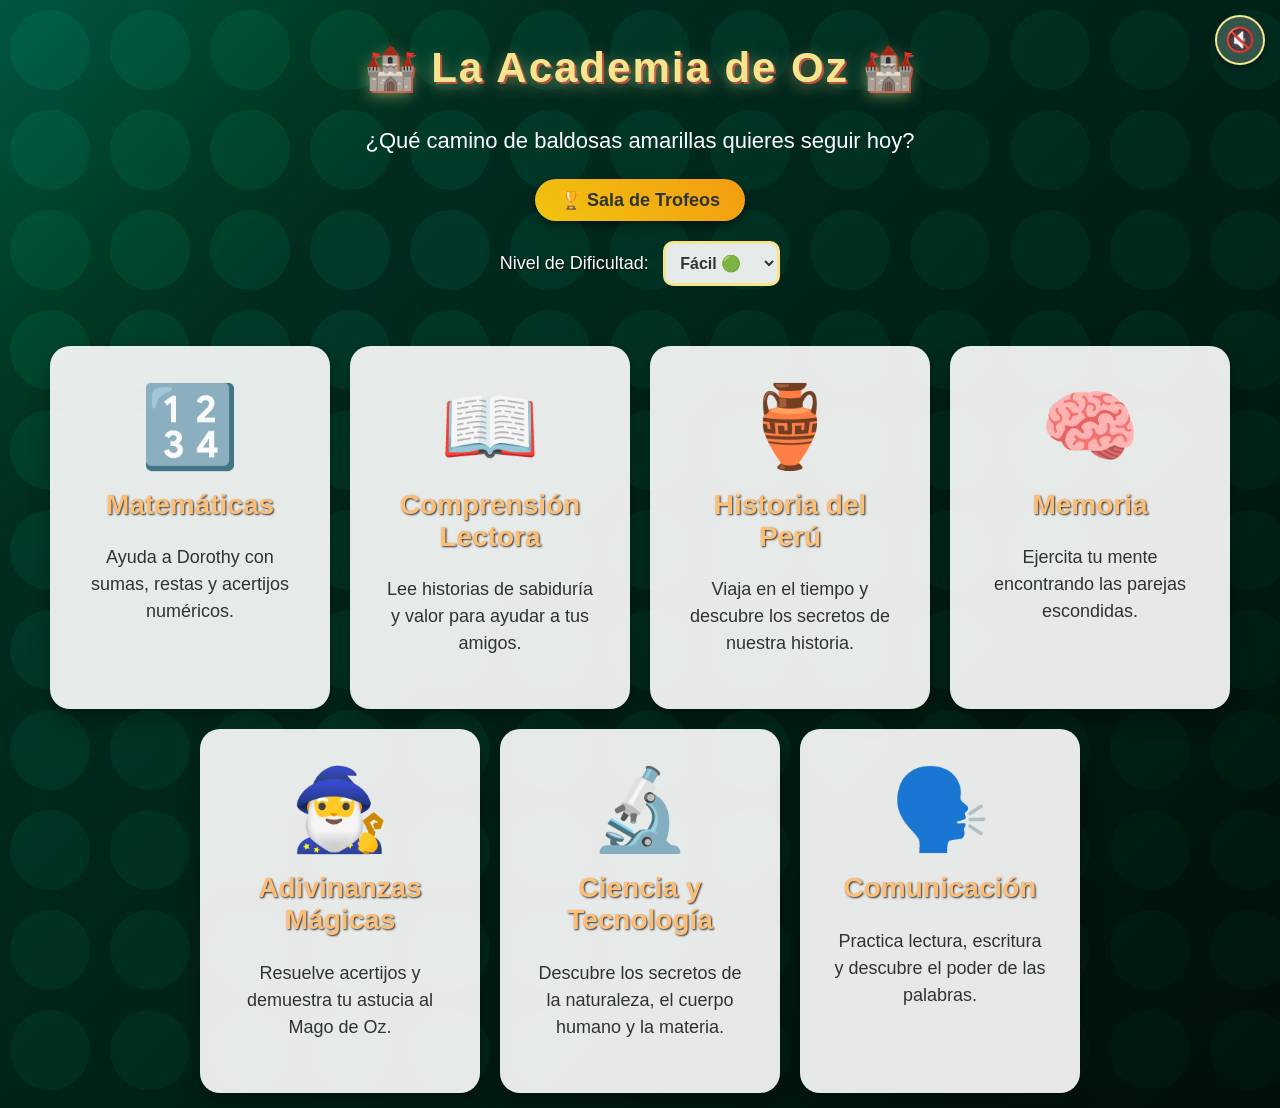
<file: index.html>
<!DOCTYPE html>
<html lang="es">

<head>
  <meta charset="UTF-8" />
  <meta name="viewport" content="width=device-width, initial-scale=1.0" />
  <title>Academia de Oz 🌪️</title>
  <link rel="stylesheet" href="style.css" />
</head>

<body>
  <!-- Botón de Música -->
  <div style="position: absolute; top: 15px; right: 15px; z-index: 1000;">
    <button id="music-toggle" onclick="toggleMusic()" style="background: rgba(255,255,255,0.2); border: 2px solid #f6e58d; border-radius: 50%; width: 50px; height: 50px; font-size: 24px; cursor: pointer; padding: 0 !important; margin: 0 !important; box-shadow: 0 4px 10px rgba(0,0,0,0.3); transition: all 0.3s; display: flex; align-items: center; justify-content: center;" title="Música de Fondo">🔇</button>
  </div>

  <audio id="bg-music" loop>
    <!-- Enlace a melodía mágica por defecto. Puedes cambiar "src" por "musica.mp3" si tienes tu propio archivo en la carpeta. -->
    <source src="https://cdn.pixabay.com/download/audio/2021/08/04/audio_0625c1539c.mp3" type="audio/mpeg">
  </audio>

  <h1>🏰 La Academia de Oz 🏰</h1>
  <p style="text-align: center; color: #fff; font-size: 22px;">¿Qué camino de baldosas amarillas quieres seguir hoy?</p>
  
  <div style="text-align: center; margin-bottom: 20px;">
    <button onclick="openTrophies()" style="width: auto; padding: 10px 25px; border-radius: 25px; background: linear-gradient(45deg, #f1c40f, #f39c12); color: #2d3436; font-size: 18px; margin-top: 0; display: inline-block; text-shadow: none; box-shadow: 0 4px 10px rgba(0,0,0,0.5);">🏆 Sala de Trofeos</button>
  </div>
  
  <div style="text-align: center; margin-bottom: 30px;">
    <label style="color: white; font-size: 18px; margin-right: 10px; text-shadow: 1px 1px 2px rgba(0,0,0,0.8);">Nivel de Dificultad:</label>
    <select id="global-difficulty" onchange="changeDifficulty()" style="padding: 10px; font-size: 16px; border-radius: 10px; background: rgba(255,255,255,0.9); border: 3px solid #f6e58d; cursor: pointer; outline: none; font-weight: bold; color: #2d3436;">
      <option value="1">Fácil 🟢</option>
      <option value="2">Medio 🟡</option>
      <option value="3">Difícil 🔴</option>
    </select>
  </div>

  <div class="hub-container">
    <!-- Botón hacia Matemáticas -->
    <a href="matematica.html" class="hub-card">
      <span class="hub-icon">🔢</span>
      <h2>Matemáticas</h2>
      <p>Ayuda a Dorothy con sumas, restas y acertijos numéricos.</p>
    </a>

    <!-- Botón hacia Lectura -->
    <a href="lectura.html" class="hub-card">
      <span class="hub-icon">📖</span>
      <h2>Comprensión Lectora</h2>
      <p>Lee historias de sabiduría y valor para ayudar a tus amigos.</p>
    </a>

    <!-- Botón hacia Historia del Perú -->
    <a href="historia.html" class="hub-card">
      <span class="hub-icon">🏺</span>
      <h2>Historia del Perú</h2>
      <p>Viaja en el tiempo y descubre los secretos de nuestra historia.</p>
    </a>

    <!-- Botón hacia Memoria -->
    <a href="memoria.html" class="hub-card">
      <span class="hub-icon">🧠</span>
      <h2>Memoria</h2>
      <p>Ejercita tu mente encontrando las parejas escondidas.</p>
    </a>

    <!-- Botón hacia Adivinanzas -->
    <a href="adivinanzas.html" class="hub-card">
      <span class="hub-icon">🧙‍♂️</span>
      <h2>Adivinanzas Mágicas</h2>
      <p>Resuelve acertijos y demuestra tu astucia al Mago de Oz.</p>
    </a>

    <!-- Botón hacia Ciencia y Tecnología -->
    <a href="ciencia.html" class="hub-card">
      <span class="hub-icon">🔬</span>
      <h2>Ciencia y Tecnología</h2>
      <p>Descubre los secretos de la naturaleza, el cuerpo humano y la materia.</p>
    </a>

    <!-- Botón hacia Comunicación -->
    <a href="comunicacion.html" class="hub-card">
      <span class="hub-icon">🗣️</span>
      <h2>Comunicación</h2>
      <p>Practica lectura, escritura y descubre el poder de las palabras.</p>
    </a>
  </div>

  <!-- MODAL DE LA SALA DE TROFEOS -->
  <div id="trophy-modal" class="modal">
    <div class="modal-content">
      <button class="close-btn" onclick="closeTrophies()">&times;</button>
      <h2 style="color: #f6e58d; margin-top: 10px;">🏆 Galería de Logros 🏆</h2>
      <p style="font-size: 16px;">Aquí se guardan todas tus medallas de la Academia de Oz.</p>
      <div class="trophy-grid" id="trophy-grid">
        <!-- Los trofeos se generarán por JavaScript -->
      </div>
    </div>
  </div>

  <script>
    const ALL_ACHIEVEMENTS = [
      { id: 'first_math', icon: '🌟', title: 'Matemático Novato', desc: 'Resolviste tu primera misión matemática.' },
      { id: 'mission_10', icon: '🏅', title: 'Experto Matemático', desc: 'Llegaste a la misión 10.' },
      { id: 'combo_5', icon: '🔥', title: 'Racha Imparable', desc: 'Racha de 5 respuestas correctas.' },
      { id: 'first_color', icon: '🎨', title: 'Artista Mágico', desc: 'Encontraste tu primer color mágico.' },
      { id: 'first_race', icon: '🎲', title: 'Corredor Veloz', desc: 'Terminaste tu primera carrera.' },
      { id: 'first_detective', icon: '🕵️‍♂️', title: 'Detective Novato', desc: 'Resolviste tu primer misterio.' },
      { id: 'first_reading', icon: '📖', title: 'Lector Principiante', desc: 'Comprendiste tu primera historia.' },
      { id: 'reading_10', icon: '📚', title: 'Devorador de Libros', desc: 'Leíste 10 historias maravillosas.' },
      { id: 'first_history', icon: '🏺', title: 'Viajero del Tiempo', desc: 'Primer viaje en el tiempo completado.' },
      { id: 'history_10', icon: '👑', title: 'Historiador', desc: 'Visitaste 10 épocas históricas.' },
      { id: 'first_match', icon: '🧠', title: 'Mente Despierta', desc: 'Encontraste tu primera pareja.' },
      { id: 'memoria_10', icon: '🏅', title: 'Maestro Memoria', desc: 'Completaste 10 niveles de memoria.' },
      { id: 'first_riddle', icon: '🧙‍♂️', title: 'Pensador Astuto', desc: 'Resolviste tu primera adivinanza.' },
      { id: 'riddle_10', icon: '👁️‍🗨️', title: 'Sabio de Oz', desc: 'Completaste 10 acertijos mágicos.' },
      { id: 'first_science', icon: '🔬', title: 'Científico Curioso', desc: 'Descubriste un secreto científico.' },
      { id: 'science_10', icon: '🧬', title: 'Genio de Laboratorio', desc: 'Completaste todos los experimentos.' },
      { id: 'first_communication', icon: '🗣️', title: 'Orador Novato', desc: 'Descubriste el poder de las palabras.' },
      { id: 'communication_10', icon: '📜', title: 'Maestro Orador', desc: 'Completaste niveles de Comunicación.' },
      { id: 'master_of_oz', icon: '👑', title: 'MAESTRO DE OZ', desc: '¡Jugaste TODOS los minijuegos!' }
    ];

    function openTrophies() {
      const unlocked = JSON.parse(localStorage.getItem('oz_achievements')) || [];
      const grid = document.getElementById('trophy-grid');
      grid.innerHTML = '';
      
      ALL_ACHIEVEMENTS.forEach(ach => {
        const isUnlocked = unlocked.includes(ach.id);
        const card = document.createElement('div');
        card.className = `trophy-card ${isUnlocked ? '' : 'locked'}`;
        card.innerHTML = `<div class="trophy-icon">${isUnlocked ? ach.icon : '🔒'}</div><div class="trophy-title">${isUnlocked ? ach.title : '???'}</div><div class="trophy-desc">${isUnlocked ? ach.desc : 'Logro oculto.'}</div>`;
        grid.appendChild(card);
      });
      document.getElementById('trophy-modal').classList.add('show');
    }
    function closeTrophies() { document.getElementById('trophy-modal').classList.remove('show'); }
    
    // Cargar y guardar dificultad global
    document.addEventListener("DOMContentLoaded", () => {
      const diffSelect = document.getElementById('global-difficulty');
      if (diffSelect) {
        diffSelect.value = localStorage.getItem('oz_difficulty') || '1';
      }
    });
    function changeDifficulty() {
      localStorage.setItem('oz_difficulty', document.getElementById('global-difficulty').value);
    }

    // --- CONTROL DE MÚSICA DE FONDO ---
    let musicPlaying = false;
    const bgMusic = document.getElementById('bg-music');
    bgMusic.volume = 0.15; // Volumen muy suave (15%)

    function toggleMusic() {
      if (musicPlaying) {
        bgMusic.pause();
        document.getElementById('music-toggle').innerText = '🔇';
        musicPlaying = false;
      } else {
        bgMusic.play().then(() => {
          document.getElementById('music-toggle').innerText = '🔊';
          musicPlaying = true;
        }).catch(e => console.warn("No se pudo cargar la música. Asegúrate de tener conexión a internet.", e));
      }
    }
  </script>
</body>
</html>
</file>
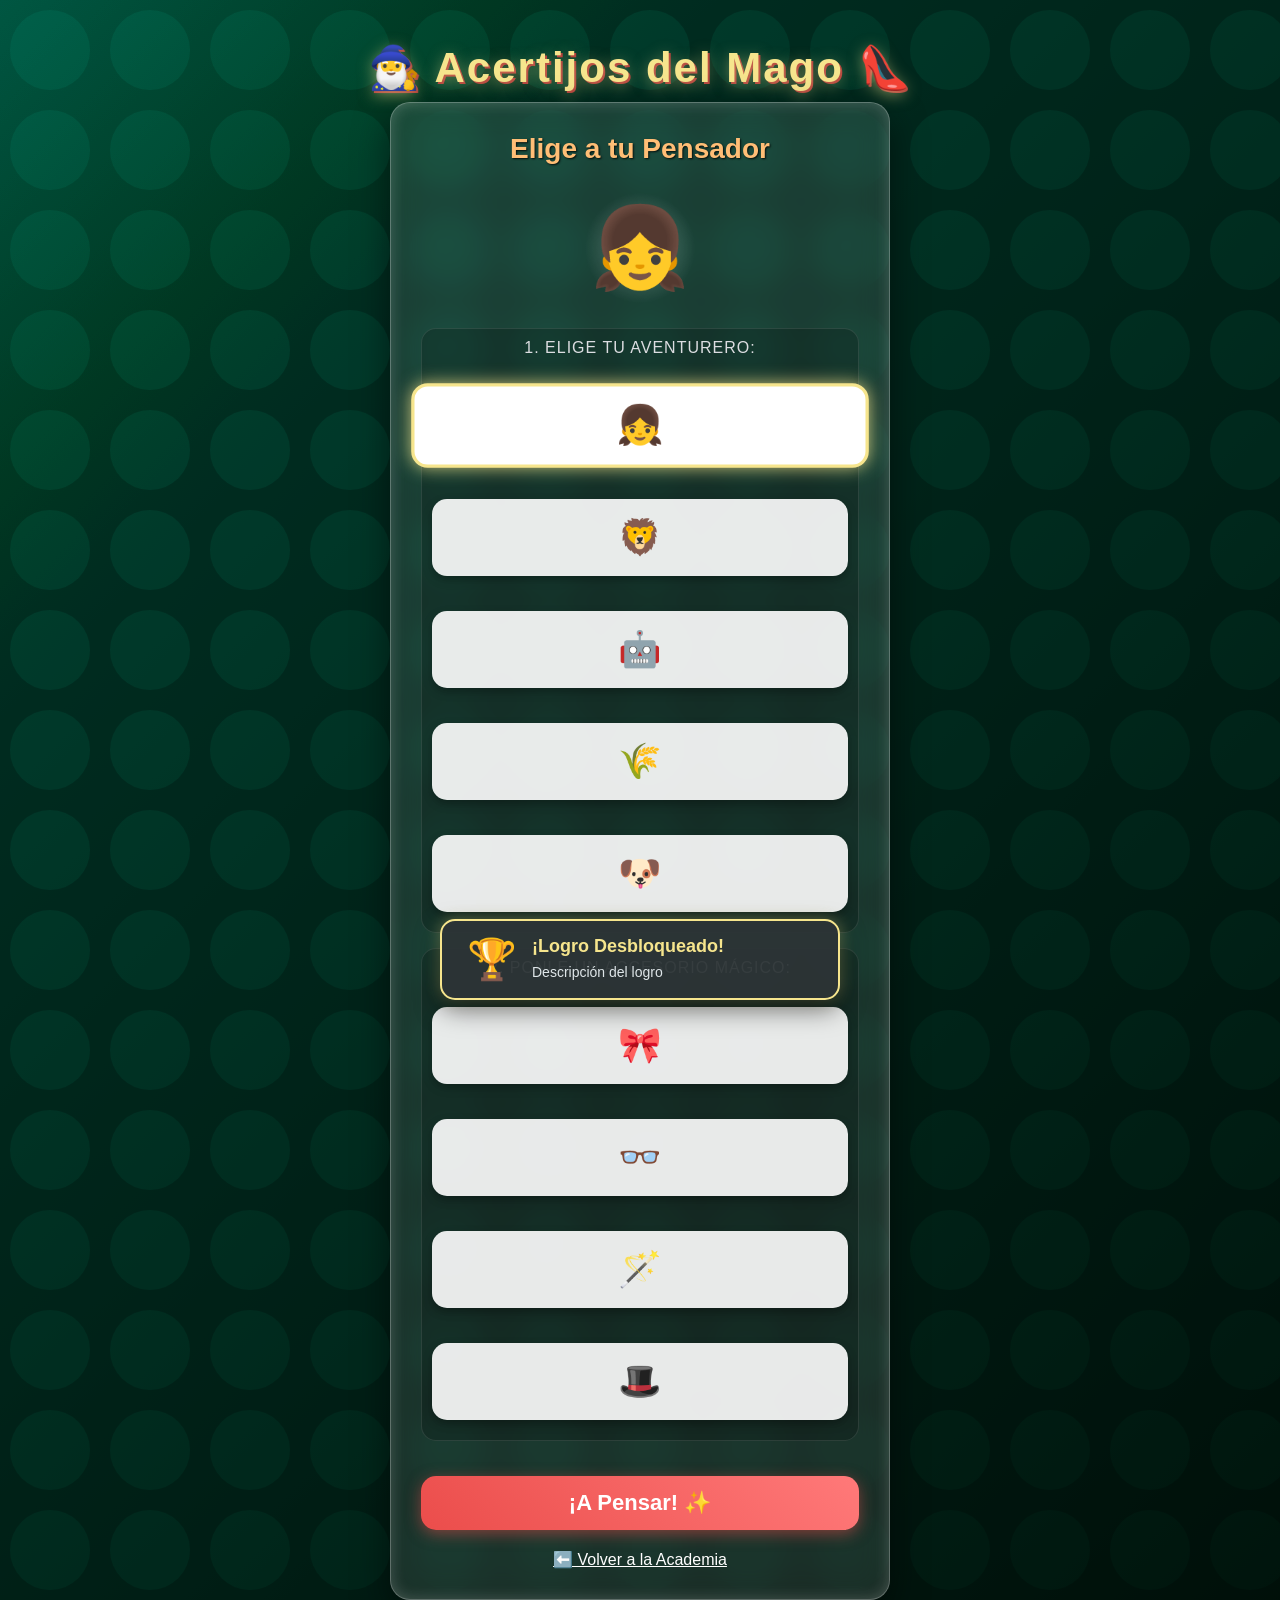
<file: adivinanzas.html>
<!DOCTYPE html>
<html lang="es">

<head>
  <meta charset="UTF-8" />
  <meta name="viewport" content="width=device-width, initial-scale=1.0" />
  <title>Adivinanzas Mágicas 🧙‍♂️</title>
  <link rel="stylesheet" href="style.css" />
</head>

<body>
  <canvas id="magic-canvas"></canvas>

  <div id="screen-welcome" class="screen active">
    <h1>🧙‍♂️ Acertijos del Mago 👠</h1>
    
    <div class="card">
      <h2>Elige a tu Pensador</h2>
      
      <div class="avatar-composite" id="avatar-builder-preview">
        <div class="base-layer" id="builder-base">👧</div>
        <div class="acc-layer" id="builder-acc"></div>
      </div>
      
      <div class="builder-section">
        <div class="builder-title">1. Elige tu aventurero:</div>
        <div class="avatar-grid">
          <button class="avatar-btn base-btn selected" onclick="GameApp.avatarRenderer.setBase('👧', this)">👧</button>
          <button class="avatar-btn base-btn" onclick="GameApp.avatarRenderer.setBase('🦁', this)">🦁</button>
          <button class="avatar-btn base-btn" onclick="GameApp.avatarRenderer.setBase('🤖', this)">🤖</button>
          <button class="avatar-btn base-btn" onclick="GameApp.avatarRenderer.setBase('🌾', this)">🌾</button>
          <button class="avatar-btn base-btn" onclick="GameApp.avatarRenderer.setBase('🐶', this)">🐶</button>
        </div>
      </div>

      <div class="builder-section">
        <div class="builder-title">2. Ponle un accesorio mágico:</div>
        <div class="avatar-grid">
          <button class="avatar-btn acc-btn" onclick="GameApp.avatarRenderer.setAccessory('🎀', this)">🎀</button>
          <button class="avatar-btn acc-btn" onclick="GameApp.avatarRenderer.setAccessory('👓', this)">👓</button>
          <button class="avatar-btn acc-btn" onclick="GameApp.avatarRenderer.setAccessory('🪄', this)">🪄</button>
          <button class="avatar-btn acc-btn" onclick="GameApp.avatarRenderer.setAccessory('🎩', this)">🎩</button>
        </div>
      </div>
      
      <button id="continue-btn" onclick="GameApp.startGame(false)" style="display: none; background: linear-gradient(45deg, #00b894, #55efc4); margin-bottom: 15px;">Continuar Reto ➡️</button>
      <button id="start-btn" onclick="GameApp.startGame(true)">¡A Pensar! ✨</button>
      <button id="reset-btn" onclick="GameApp.resetData()" style="display: none; background: transparent; color: #eb4d4b; border: 2px solid #eb4d4b; margin-top: 10px; font-size: 16px;">🗑️ Borrar Historial</button>
      
      <a href="index.html" style="display: block; margin-top: 20px; color: white;">⬅️ Volver a la Academia</a>
    </div>
  </div>

  <div id="screen-game" class="screen">
    <div class="stats-container">
      <div class="stat-badge" title="Estrellas"><span id="hud-stars">⭐ 0</span></div>
      <div class="stat-badge" title="Combo Actual"><span id="hud-combo">🔥 x1</span></div>
    </div>
    <div class="card" id="game-card" style="max-width: 650px;">
      <div style="position: absolute; top: 10px; left: 10px; z-index: 10;"><a href="index.html" style="text-decoration: none; font-size: 24px;" title="Volver al Portal">🏠</a></div>
      <div style="position: absolute; top: 10px; right: 10px;"><div class="mini-avatar-container" id="hud-avatar"></div></div>
      <div class="progress-bar"><div class="progress-fill" id="progress"></div></div>
      
      <h2 id="level-title">Acertijo 1</h2>
      <div id="level-passage" class="passage-box" style="text-align: center; font-size: 22px; font-style: italic; border-left: none; border-top: 6px solid #feca57;">Cargando...</div>
      
      <div class="options-grid" id="options-container"></div>
      <div class="result" id="level-result"></div>
      <button id="next-btn" style="display: none;" onclick="GameApp.engine.nextLevel()">Siguiente Acertijo ➡️</button>
    </div>
  </div>

  <div id="screen-victory" class="screen">
    <h1>🌈 ¡MENTE MAESTRA! 🌈</h1>
    <div class="avatar-composite" id="victory-avatar"></div>
    <div class="card"><h2>¡Venciste al Mago en su propio juego!</h2><div class="stats-container" style="justify-content: center; margin-top:20px;"><div class="stat-badge" id="final-stars">⭐ 0</div></div><button onclick="location.reload()">Jugar otra vez</button></div>
  </div>

  <script src="adivinanzas.js"></script>
</body>
</html>
</file>
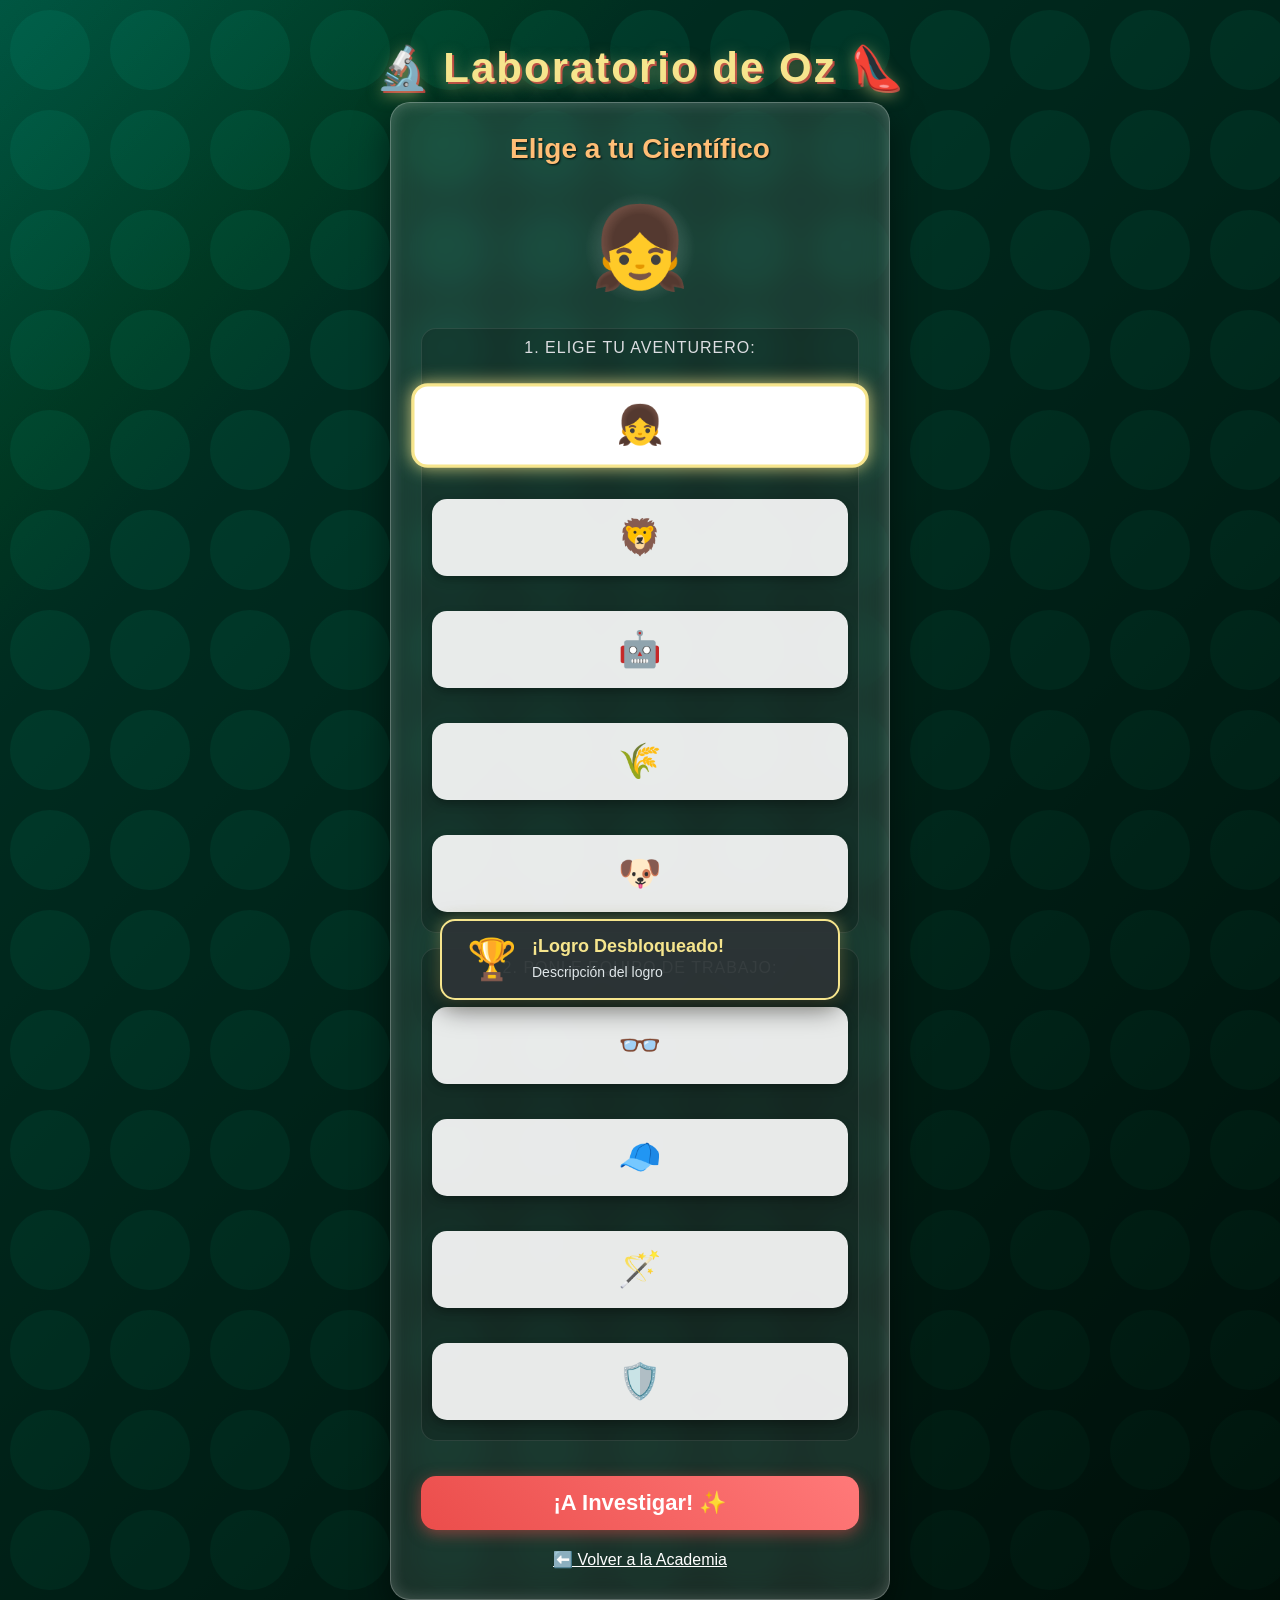
<file: ciencia.html>
<!DOCTYPE html>
<html lang="es">

<head>
  <meta charset="UTF-8" />
  <meta name="viewport" content="width=device-width, initial-scale=1.0" />
  <title>Ciencia y Tecnología 🔬</title>
  <link rel="stylesheet" href="style.css" />
</head>

<body>
  <canvas id="magic-canvas"></canvas>

  <div id="screen-welcome" class="screen active">
    <h1>🔬 Laboratorio de Oz 👠</h1>
    
    <div class="card">
      <h2>Elige a tu Científico</h2>
      
      <div class="avatar-composite" id="avatar-builder-preview">
        <div class="base-layer" id="builder-base">👧</div>
        <div class="acc-layer" id="builder-acc"></div>
      </div>
      
      <div class="builder-section">
        <div class="builder-title">1. Elige tu aventurero:</div>
        <div class="avatar-grid">
          <button class="avatar-btn base-btn selected" onclick="GameApp.avatarRenderer.setBase('👧', this)">👧</button>
          <button class="avatar-btn base-btn" onclick="GameApp.avatarRenderer.setBase('🦁', this)">🦁</button>
          <button class="avatar-btn base-btn" onclick="GameApp.avatarRenderer.setBase('🤖', this)">🤖</button>
          <button class="avatar-btn base-btn" onclick="GameApp.avatarRenderer.setBase('🌾', this)">🌾</button>
          <button class="avatar-btn base-btn" onclick="GameApp.avatarRenderer.setBase('🐶', this)">🐶</button>
        </div>
      </div>

      <div class="builder-section">
        <div class="builder-title">2. Ponle equipo de trabajo:</div>
        <div class="avatar-grid">
          <button class="avatar-btn acc-btn" onclick="GameApp.avatarRenderer.setAccessory('👓', this)">👓</button>
          <button class="avatar-btn acc-btn" onclick="GameApp.avatarRenderer.setAccessory('🧢', this)">🧢</button>
          <button class="avatar-btn acc-btn" onclick="GameApp.avatarRenderer.setAccessory('🪄', this)">🪄</button>
          <button class="avatar-btn acc-btn" onclick="GameApp.avatarRenderer.setAccessory('🛡️', this)">🛡️</button>
        </div>
      </div>
      
      <button id="continue-btn" onclick="GameApp.startGame(false)" style="display: none; background: linear-gradient(45deg, #00b894, #55efc4); margin-bottom: 15px;">Continuar Experimentos ➡️</button>
      <button id="start-btn" onclick="GameApp.startGame(true)">¡A Investigar! ✨</button>
      <button id="reset-btn" onclick="GameApp.resetData()" style="display: none; background: transparent; color: #eb4d4b; border: 2px solid #eb4d4b; margin-top: 10px; font-size: 16px;">🗑️ Borrar Historial</button>
      
      <a href="index.html" style="display: block; margin-top: 20px; color: white;">⬅️ Volver a la Academia</a>
    </div>
  </div>

  <div id="screen-game" class="screen">
    <div class="stats-container">
      <div class="stat-badge" title="Estrellas"><span id="hud-stars">⭐ 0</span></div>
      <div class="stat-badge" title="Combo Actual"><span id="hud-combo">🔥 x1</span></div>
    </div>
    <div class="card" id="game-card" style="max-width: 650px;">
      <div style="position: absolute; top: 10px; left: 10px; z-index: 10;"><a href="index.html" style="text-decoration: none; font-size: 24px;" title="Volver al Portal">🏠</a></div>
      <div style="position: absolute; top: 10px; right: 10px;"><div class="mini-avatar-container" id="hud-avatar"></div></div>
      <div class="progress-bar"><div class="progress-fill" id="progress"></div></div>
      
      <h2 id="level-title">Experimento 1</h2>
      <div id="level-question" class="passage-box" style="text-align: center; border-left: none; border-top: 6px solid #00b894;">Cargando...</div>
      
      <div class="options-grid" id="options-container"></div>
      <div class="result" id="level-result"></div>
      <button id="next-btn" style="display: none;" onclick="GameApp.engine.nextLevel()">Siguiente Reto ➡️</button>
    </div>
  </div>

  <div id="screen-victory" class="screen">
    <h1>🌈 ¡PEQUEÑO GENIO! 🌈</h1>
    <div class="avatar-composite" id="victory-avatar"></div>
    <div class="card"><h2>¡Completaste todos los experimentos!</h2><div class="stats-container" style="justify-content: center; margin-top:20px;"><div class="stat-badge" id="final-stars">⭐ 0</div></div><button onclick="location.reload()">Jugar otra vez</button></div>
  </div>

  <script src="ciencia.js"></script>
</body>
</html>
</file>
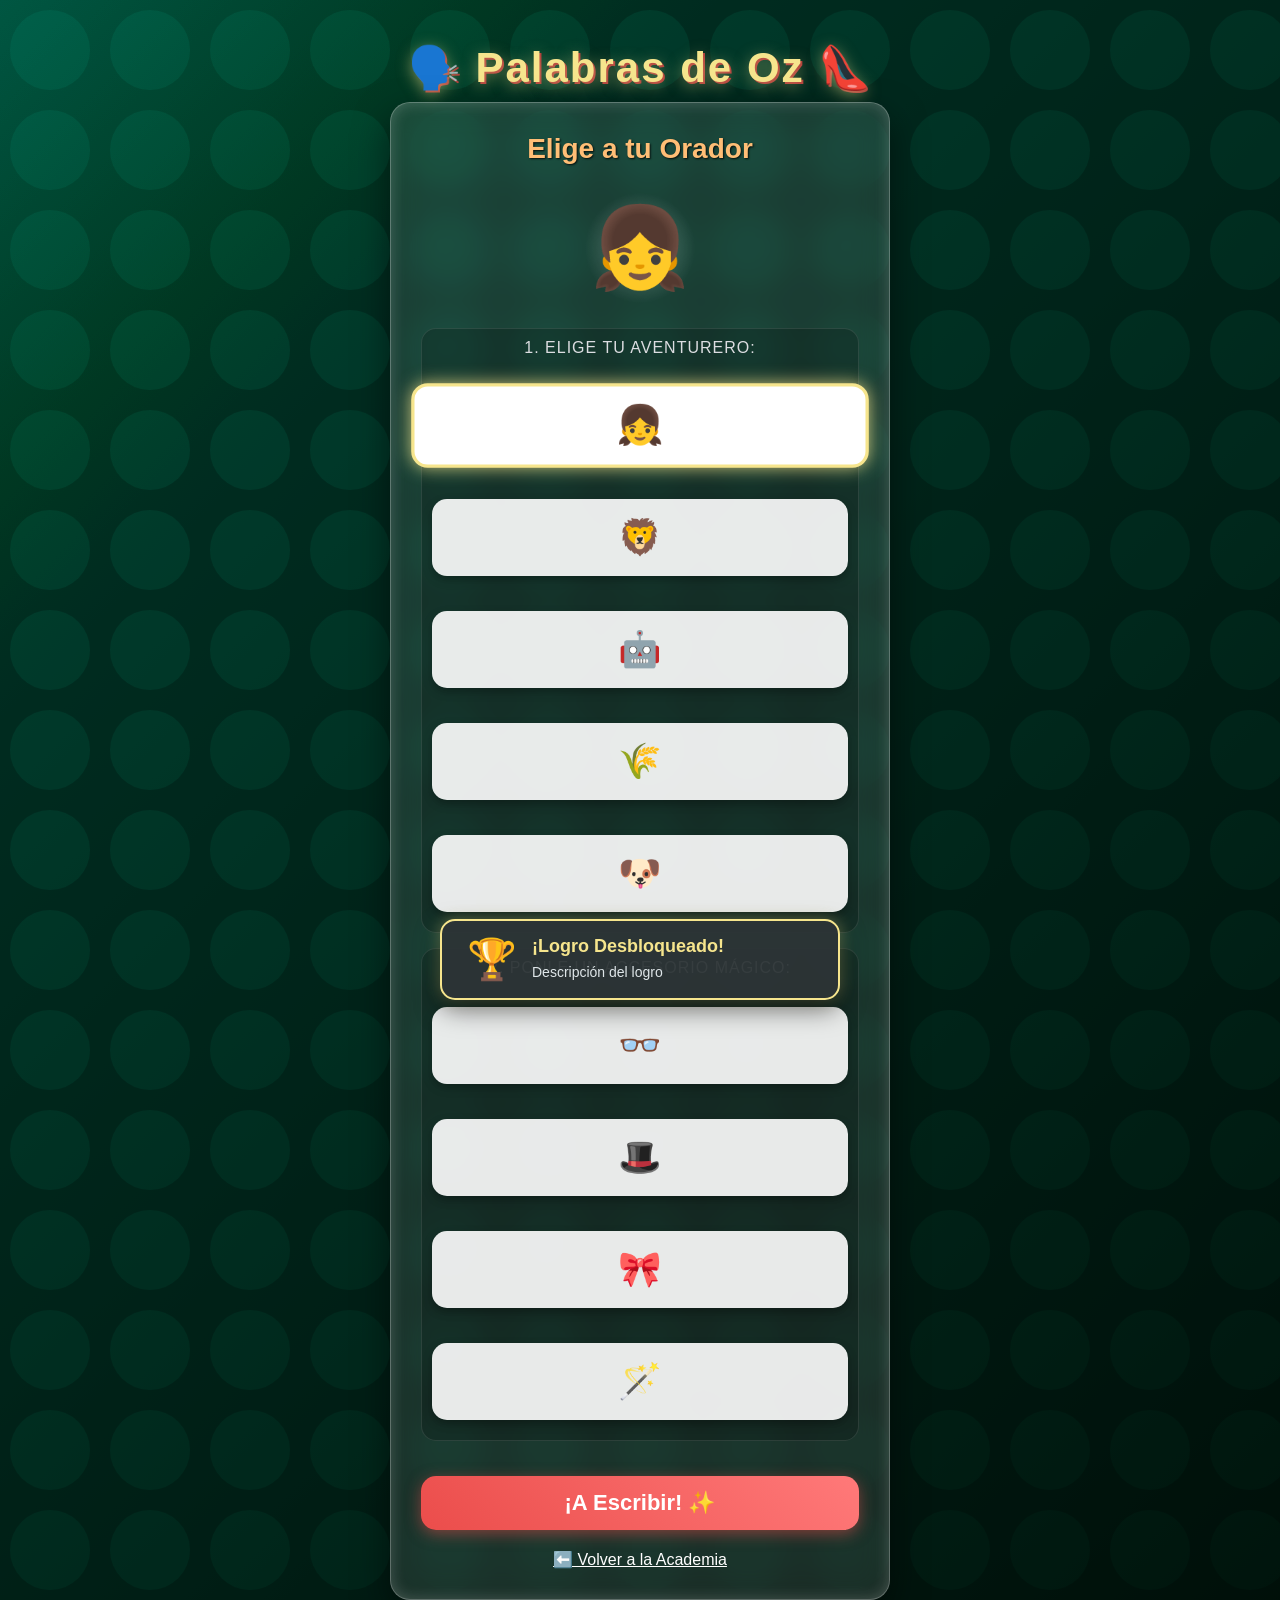
<file: comunicacion.html>
<!DOCTYPE html>
<html lang="es">

<head>
  <meta charset="UTF-8" />
  <meta name="viewport" content="width=device-width, initial-scale=1.0" />
  <title>Comunicación Mágica 🗣️</title>
  <link rel="stylesheet" href="style.css" />
</head>

<body>
  <canvas id="magic-canvas"></canvas>

  <div id="screen-welcome" class="screen active">
    <h1>🗣️ Palabras de Oz 👠</h1>
    
    <div class="card">
      <h2>Elige a tu Orador</h2>
      
      <div class="avatar-composite" id="avatar-builder-preview">
        <div class="base-layer" id="builder-base">👧</div>
        <div class="acc-layer" id="builder-acc"></div>
      </div>
      
      <div class="builder-section">
        <div class="builder-title">1. Elige tu aventurero:</div>
        <div class="avatar-grid">
          <button class="avatar-btn base-btn selected" onclick="GameApp.avatarRenderer.setBase('👧', this)">👧</button>
          <button class="avatar-btn base-btn" onclick="GameApp.avatarRenderer.setBase('🦁', this)">🦁</button>
          <button class="avatar-btn base-btn" onclick="GameApp.avatarRenderer.setBase('🤖', this)">🤖</button>
          <button class="avatar-btn base-btn" onclick="GameApp.avatarRenderer.setBase('🌾', this)">🌾</button>
          <button class="avatar-btn base-btn" onclick="GameApp.avatarRenderer.setBase('🐶', this)">🐶</button>
        </div>
      </div>

      <div class="builder-section">
        <div class="builder-title">2. Ponle un accesorio mágico:</div>
        <div class="avatar-grid">
          <button class="avatar-btn acc-btn" onclick="GameApp.avatarRenderer.setAccessory('👓', this)">👓</button>
          <button class="avatar-btn acc-btn" onclick="GameApp.avatarRenderer.setAccessory('🎩', this)">🎩</button>
          <button class="avatar-btn acc-btn" onclick="GameApp.avatarRenderer.setAccessory('🎀', this)">🎀</button>
          <button class="avatar-btn acc-btn" onclick="GameApp.avatarRenderer.setAccessory('🪄', this)">🪄</button>
        </div>
      </div>
      
      <button id="continue-btn" onclick="GameApp.startGame(false)" style="display: none; background: linear-gradient(45deg, #a29bfe, #6c5ce7); margin-bottom: 15px;">Continuar Lecciones ➡️</button>
      <button id="start-btn" onclick="GameApp.startGame(true)">¡A Escribir! ✨</button>
      <button id="reset-btn" onclick="GameApp.resetData()" style="display: none; background: transparent; color: #eb4d4b; border: 2px solid #eb4d4b; margin-top: 10px; font-size: 16px;">🗑️ Borrar Historial</button>
      
      <a href="index.html" style="display: block; margin-top: 20px; color: white;">⬅️ Volver a la Academia</a>
    </div>
  </div>

  <div id="screen-game" class="screen">
    <div class="stats-container">
      <div class="stat-badge" title="Estrellas"><span id="hud-stars">⭐ 0</span></div>
      <div class="stat-badge" title="Combo Actual"><span id="hud-combo">🔥 x1</span></div>
    </div>
    <div class="card" id="game-card" style="max-width: 650px;">
      <div style="position: absolute; top: 10px; left: 10px; z-index: 10;"><a href="index.html" style="text-decoration: none; font-size: 24px;" title="Volver al Portal">🏠</a></div>
      <div style="position: absolute; top: 10px; right: 10px;"><div class="mini-avatar-container" id="hud-avatar"></div></div>
      <div class="progress-bar"><div class="progress-fill" id="progress"></div></div>
      
      <h2 id="level-title">Nivel 1</h2>
      <div id="level-question" class="passage-box" style="text-align: center; border-left: none; border-top: 6px solid #a29bfe;">Cargando...</div>
      
      <div class="options-grid" id="options-container"></div>
      <div class="result" id="level-result"></div>
      <button id="next-btn" style="display: none;" onclick="GameApp.engine.nextLevel()">Siguiente Reto ➡️</button>
    </div>
  </div>

  <div id="screen-victory" class="screen">
    <h1>🌈 ¡MAGO DE LAS PALABRAS! 🌈</h1>
    <div class="avatar-composite" id="victory-avatar"></div>
    <div class="card"><h2>¡Completaste todos los retos de comunicación!</h2><div class="stats-container" style="justify-content: center; margin-top:20px;"><div class="stat-badge" id="final-stars">⭐ 0</div></div><button onclick="location.reload()">Jugar otra vez</button></div>
  </div>

  <script src="comunicacion.js"></script>
</body>
</html>
</file>
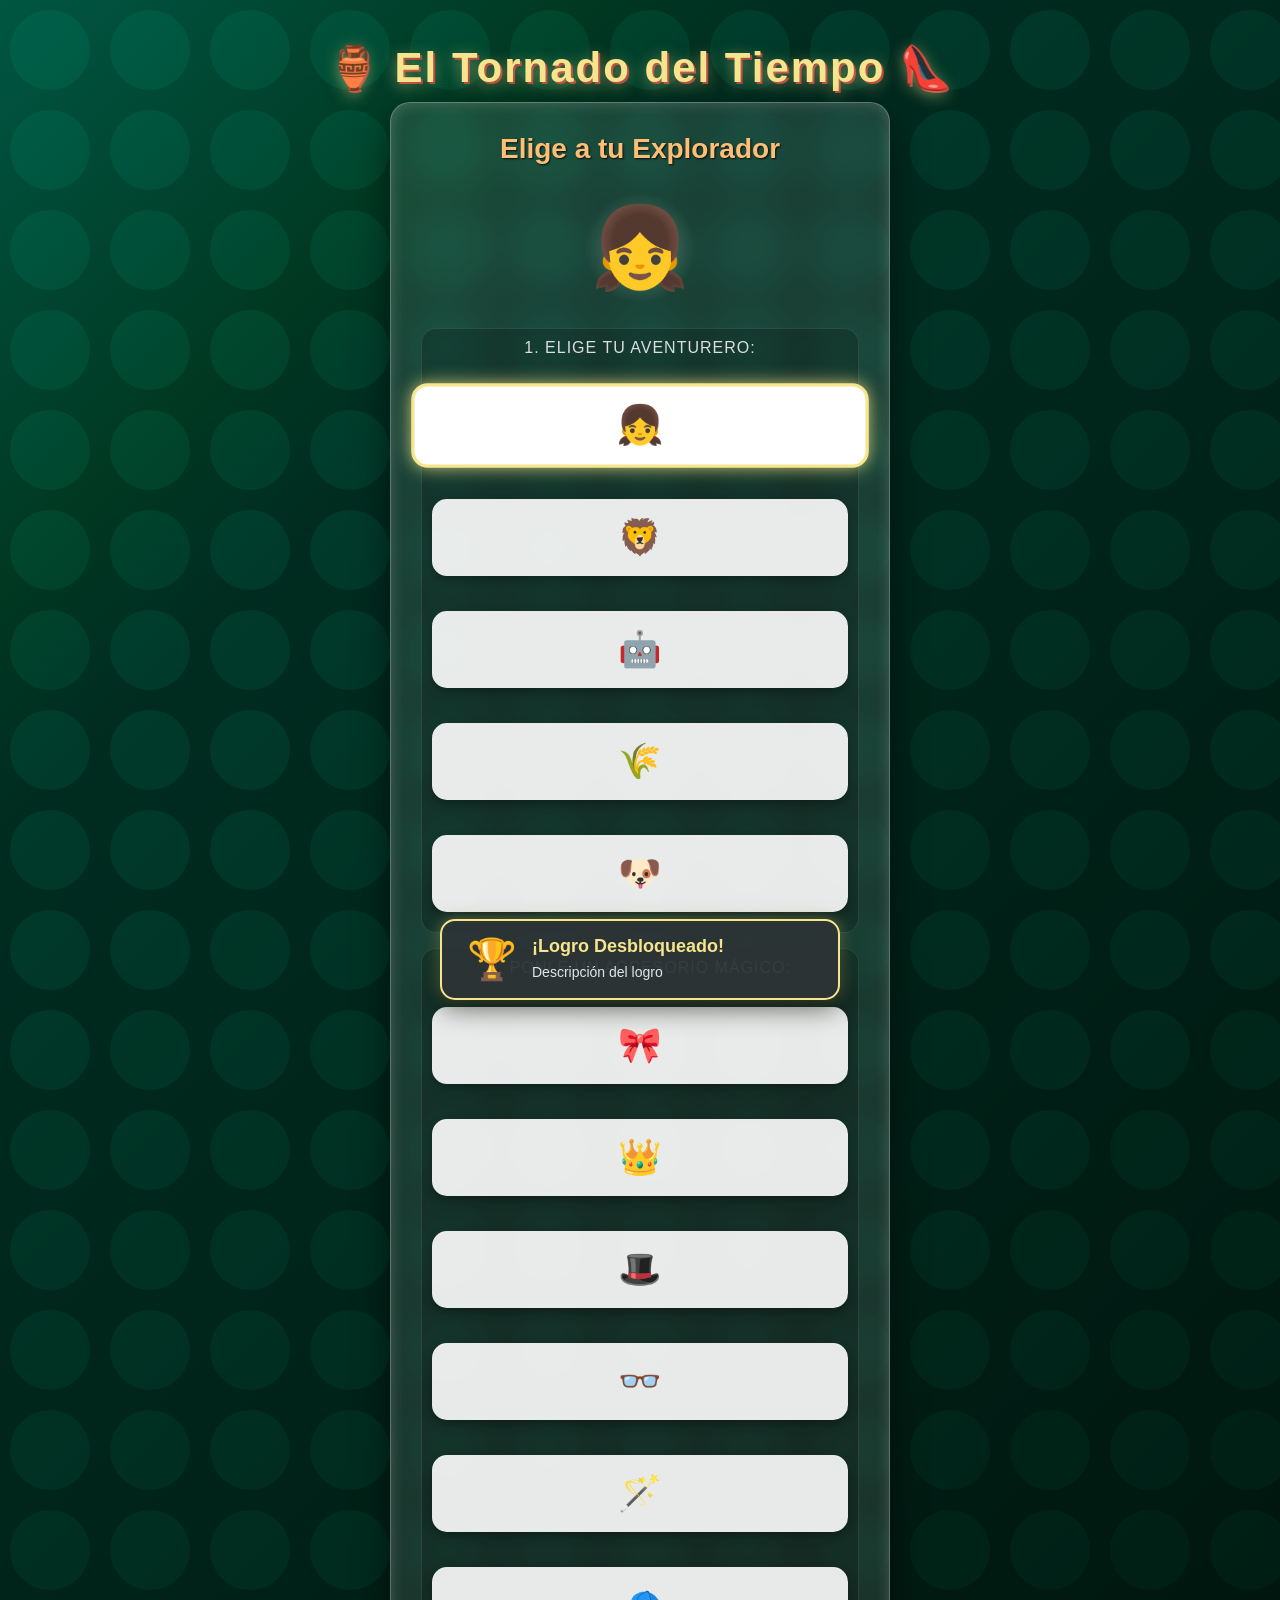
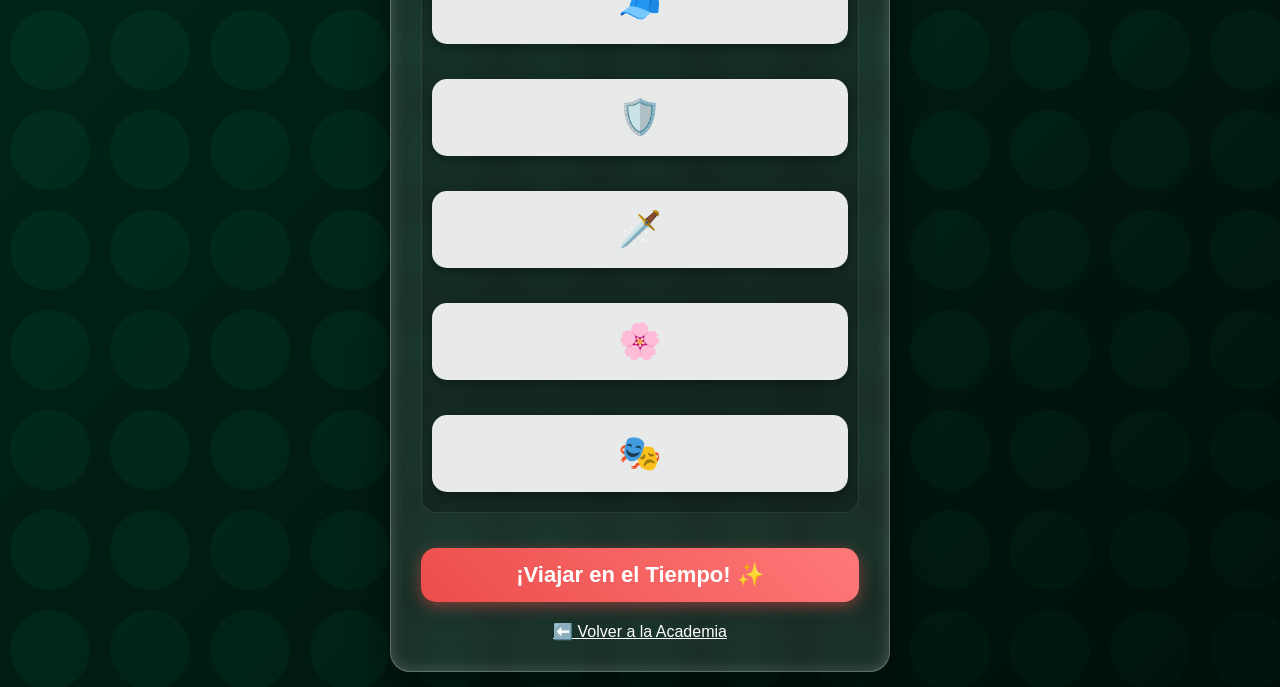
<file: historia.html>
<!DOCTYPE html>
<html lang="es">

<head>
  <meta charset="UTF-8" />
  <meta name="viewport" content="width=device-width, initial-scale=1.0" />
  <title>Historia con Dorothy 🏺</title>
  <link rel="stylesheet" href="style.css" />
</head>

<body>
  <canvas id="magic-canvas"></canvas>

  <div id="screen-welcome" class="screen active">
    <h1>🏺 El Tornado del Tiempo 👠</h1>
    
    <div class="card">
      <h2>Elige a tu Explorador</h2>
      
      <div class="avatar-composite" id="avatar-builder-preview">
        <div class="base-layer" id="builder-base">👧</div>
        <div class="acc-layer" id="builder-acc"></div>
      </div>
      
      <div class="builder-section">
        <div class="builder-title">1. Elige tu aventurero:</div>
        <div class="avatar-grid">
          <button class="avatar-btn base-btn selected" onclick="GameApp.avatarRenderer.setBase('👧', this)">👧</button>
          <button class="avatar-btn base-btn" onclick="GameApp.avatarRenderer.setBase('🦁', this)">🦁</button>
          <button class="avatar-btn base-btn" onclick="GameApp.avatarRenderer.setBase('🤖', this)">🤖</button>
          <button class="avatar-btn base-btn" onclick="GameApp.avatarRenderer.setBase('🌾', this)">🌾</button>
          <button class="avatar-btn base-btn" onclick="GameApp.avatarRenderer.setBase('🐶', this)">🐶</button>
        </div>
      </div>

      <div class="builder-section">
        <div class="builder-title">2. Ponle un accesorio mágico:</div>
        <div class="avatar-grid">
          <button class="avatar-btn acc-btn" onclick="GameApp.avatarRenderer.setAccessory('🎀', this)">🎀</button>
          <button class="avatar-btn acc-btn" onclick="GameApp.avatarRenderer.setAccessory('👑', this)">👑</button>
          <button class="avatar-btn acc-btn" onclick="GameApp.avatarRenderer.setAccessory('🎩', this)">🎩</button>
          <button class="avatar-btn acc-btn" onclick="GameApp.avatarRenderer.setAccessory('👓', this)">👓</button>
          <button class="avatar-btn acc-btn" onclick="GameApp.avatarRenderer.setAccessory('🪄', this)">🪄</button>
          <button class="avatar-btn acc-btn" onclick="GameApp.avatarRenderer.setAccessory('🧢', this)">🧢</button>
          <button class="avatar-btn acc-btn" onclick="GameApp.avatarRenderer.setAccessory('🛡️', this)">🛡️</button>
          <button class="avatar-btn acc-btn" onclick="GameApp.avatarRenderer.setAccessory('🗡️', this)">🗡️</button>
          <button class="avatar-btn acc-btn" onclick="GameApp.avatarRenderer.setAccessory('🌸', this)">🌸</button>
          <button class="avatar-btn acc-btn" onclick="GameApp.avatarRenderer.setAccessory('🎭', this)">🎭</button>
        </div>
      </div>
      
      <button id="continue-btn" onclick="GameApp.startGame(false)" style="display: none; background: linear-gradient(45deg, #00b894, #55efc4); margin-bottom: 15px;">Continuar Viaje ➡️</button>
      <button id="start-btn" onclick="GameApp.startGame(true)">¡Viajar en el Tiempo! ✨</button>
      <button id="reset-btn" onclick="GameApp.resetData()" style="display: none; background: transparent; color: #eb4d4b; border: 2px solid #eb4d4b; margin-top: 10px; font-size: 16px;">🗑️ Borrar Historial</button>
      
      <a href="index.html" style="display: block; margin-top: 20px; color: white;">⬅️ Volver a la Academia</a>
    </div>
  </div>

  <div id="screen-game" class="screen">
    <div class="stats-container">
      <div class="stat-badge" title="Estrellas Mágicas"><span id="hud-stars">⭐ 0</span></div>
      <div class="stat-badge" title="Combo Actual"><span id="hud-combo">🔥 x1</span></div>
    </div>

    <div class="card" id="game-card" style="max-width: 600px;">
      <div style="position: absolute; top: 10px; left: 10px; z-index: 10;">
        <a href="index.html" style="text-decoration: none; font-size: 24px;" title="Volver al Portal">🏠</a>
      </div>
      <div style="position: absolute; top: 10px; right: 10px;">
        <div class="mini-avatar-container" id="hud-avatar"></div>
      </div>
      <div class="progress-bar"><div class="progress-fill" id="progress"></div></div>
      
      <h2 id="level-title">Misión 1</h2>
      <div class="passage-box" id="level-passage">Cargando evento histórico...</div>
      <p id="level-question" style="font-weight: bold; color: #eb4d4b;">Pregunta...</p>
      
      <div class="options-grid" id="options-container">
        <!-- Los botones de opciones A, B, C, D se generan aquí -->
      </div>
      
      <div class="result" id="level-result"></div>
      <button id="next-btn" style="display: none;" onclick="GameApp.engine.nextLevel()">Avanzar en el Tiempo ➡️</button>
    </div>
  </div>

  <div id="screen-victory" class="screen">
    <h1>🌈 ¡HÉROE DEL TIEMPO! 🌈</h1>
    <div class="avatar-composite" id="victory-avatar"></div>
    <div class="card">
      <h2>¡Gran Historiador!</h2>
      <p>Has viajado por el tiempo y descubierto los grandes secretos del Perú.</p>
      <div class="stats-container" style="justify-content: center; margin-top:20px;">
        <div class="stat-badge" id="final-stars">⭐ 0</div>
      </div>
      <button onclick="location.reload()">Explorar más épocas</button>
    </div>
  </div>

  <script src="historia.js"></script>
</body>
</html>
</file>
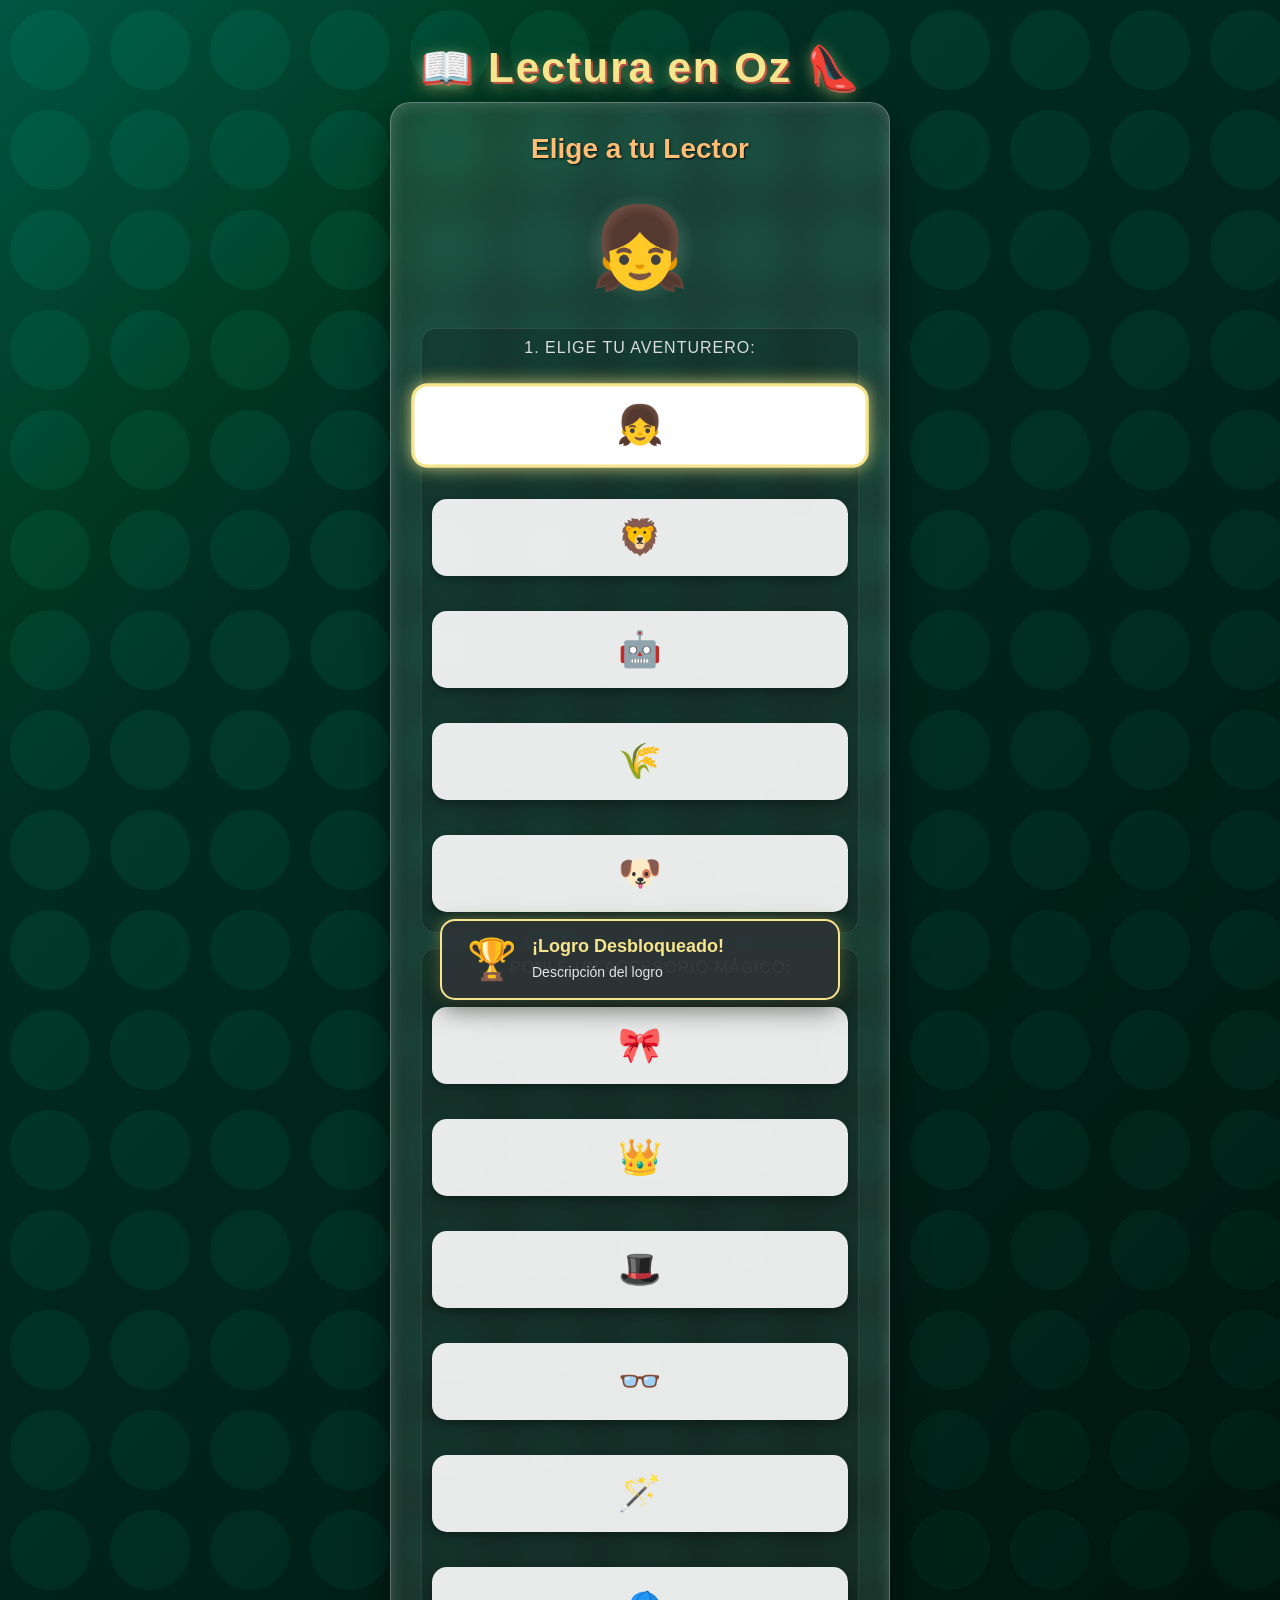
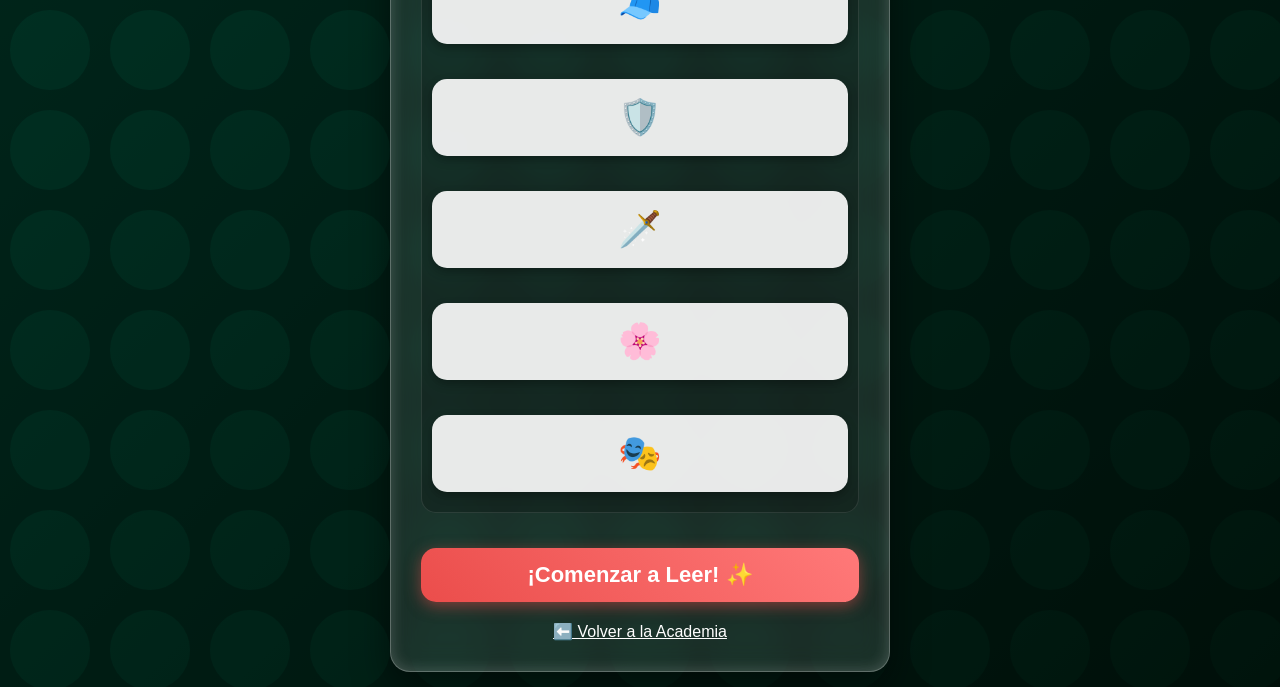
<file: lectura.html>
<!DOCTYPE html>
<html lang="es">

<head>
  <meta charset="UTF-8" />
  <meta name="viewport" content="width=device-width, initial-scale=1.0" />
  <title>Lectura con Dorothy 📖</title>
  <link rel="stylesheet" href="style.css" />
</head>

<body>
  <canvas id="magic-canvas"></canvas>

  <div id="screen-welcome" class="screen active">
    <h1>📖 Lectura en Oz 👠</h1>
    
    <div class="card">
      <h2>Elige a tu Lector</h2>
      
      <div class="avatar-composite" id="avatar-builder-preview">
        <div class="base-layer" id="builder-base">👧</div>
        <div class="acc-layer" id="builder-acc"></div>
      </div>
      
      <div class="builder-section">
        <div class="builder-title">1. Elige tu aventurero:</div>
        <div class="avatar-grid">
          <button class="avatar-btn base-btn selected" onclick="GameApp.avatarRenderer.setBase('👧', this)">👧</button>
          <button class="avatar-btn base-btn" onclick="GameApp.avatarRenderer.setBase('🦁', this)">🦁</button>
          <button class="avatar-btn base-btn" onclick="GameApp.avatarRenderer.setBase('🤖', this)">🤖</button>
          <button class="avatar-btn base-btn" onclick="GameApp.avatarRenderer.setBase('🌾', this)">🌾</button>
          <button class="avatar-btn base-btn" onclick="GameApp.avatarRenderer.setBase('🐶', this)">🐶</button>
        </div>
      </div>

      <div class="builder-section">
        <div class="builder-title">2. Ponle un accesorio mágico:</div>
        <div class="avatar-grid">
          <button class="avatar-btn acc-btn" onclick="GameApp.avatarRenderer.setAccessory('🎀', this)">🎀</button>
          <button class="avatar-btn acc-btn" onclick="GameApp.avatarRenderer.setAccessory('👑', this)">👑</button>
          <button class="avatar-btn acc-btn" onclick="GameApp.avatarRenderer.setAccessory('🎩', this)">🎩</button>
          <button class="avatar-btn acc-btn" onclick="GameApp.avatarRenderer.setAccessory('👓', this)">👓</button>
          <button class="avatar-btn acc-btn" onclick="GameApp.avatarRenderer.setAccessory('🪄', this)">🪄</button>
          <button class="avatar-btn acc-btn" onclick="GameApp.avatarRenderer.setAccessory('🧢', this)">🧢</button>
          <button class="avatar-btn acc-btn" onclick="GameApp.avatarRenderer.setAccessory('🛡️', this)">🛡️</button>
          <button class="avatar-btn acc-btn" onclick="GameApp.avatarRenderer.setAccessory('🗡️', this)">🗡️</button>
          <button class="avatar-btn acc-btn" onclick="GameApp.avatarRenderer.setAccessory('🌸', this)">🌸</button>
          <button class="avatar-btn acc-btn" onclick="GameApp.avatarRenderer.setAccessory('🎭', this)">🎭</button>
        </div>
      </div>
      
      <button id="continue-btn" onclick="GameApp.startGame(false)" style="display: none; background: linear-gradient(45deg, #00b894, #55efc4); margin-bottom: 15px;">Continuar Lectura ➡️</button>
      <button id="start-btn" onclick="GameApp.startGame(true)">¡Comenzar a Leer! ✨</button>
      <button id="reset-btn" onclick="GameApp.resetData()" style="display: none; background: transparent; color: #eb4d4b; border: 2px solid #eb4d4b; margin-top: 10px; font-size: 16px;">🗑️ Borrar Historial</button>
      
      <a href="index.html" style="display: block; margin-top: 20px; color: white;">⬅️ Volver a la Academia</a>
    </div>
  </div>

  <div id="screen-game" class="screen">
    <div class="stats-container">
      <div class="stat-badge" title="Estrellas Mágicas"><span id="hud-stars">⭐ 0</span></div>
      <div class="stat-badge" title="Combo Actual"><span id="hud-combo">🔥 x1</span></div>
    </div>

    <div class="card" id="game-card" style="max-width: 600px;">
      <div style="position: absolute; top: 10px; left: 10px; z-index: 10;">
        <a href="index.html" style="text-decoration: none; font-size: 24px;" title="Volver al Portal">🏠</a>
      </div>
      <div style="position: absolute; top: 10px; right: 10px;">
        <div class="mini-avatar-container" id="hud-avatar"></div>
      </div>
      <div class="progress-bar"><div class="progress-fill" id="progress"></div></div>
      
      <h2 id="level-title">Lectura 1</h2>
      <div class="passage-box" id="level-passage">Cargando historia...</div>
      <p id="level-question" style="font-weight: bold; color: #eb4d4b;">Pregunta...</p>
      
      <div class="options-grid" id="options-container">
        <!-- Los botones de opciones A, B, C, D se generan aquí -->
      </div>
      
      <div class="result" id="level-result"></div>
      <button id="next-btn" style="display: none;" onclick="GameApp.engine.nextLevel()">Avanzar ➡️</button>
    </div>
  </div>

  <div id="screen-victory" class="screen">
    <h1>🌈 ¡LLEGASTE A OZ! 🌈</h1>
    <div class="avatar-composite" id="victory-avatar"></div>
    <div class="card">
      <h2>¡Gran Lector!</h2>
      <p>Has leído todos los pasajes con excelente comprensión.</p>
      <div class="stats-container" style="justify-content: center; margin-top:20px;">
        <div class="stat-badge" id="final-stars">⭐ 0</div>
      </div>
      <button onclick="location.reload()">Leer nuevas historias</button>
    </div>
  </div>

  <script src="lectura.js"></script>
</body>
</html>
</file>
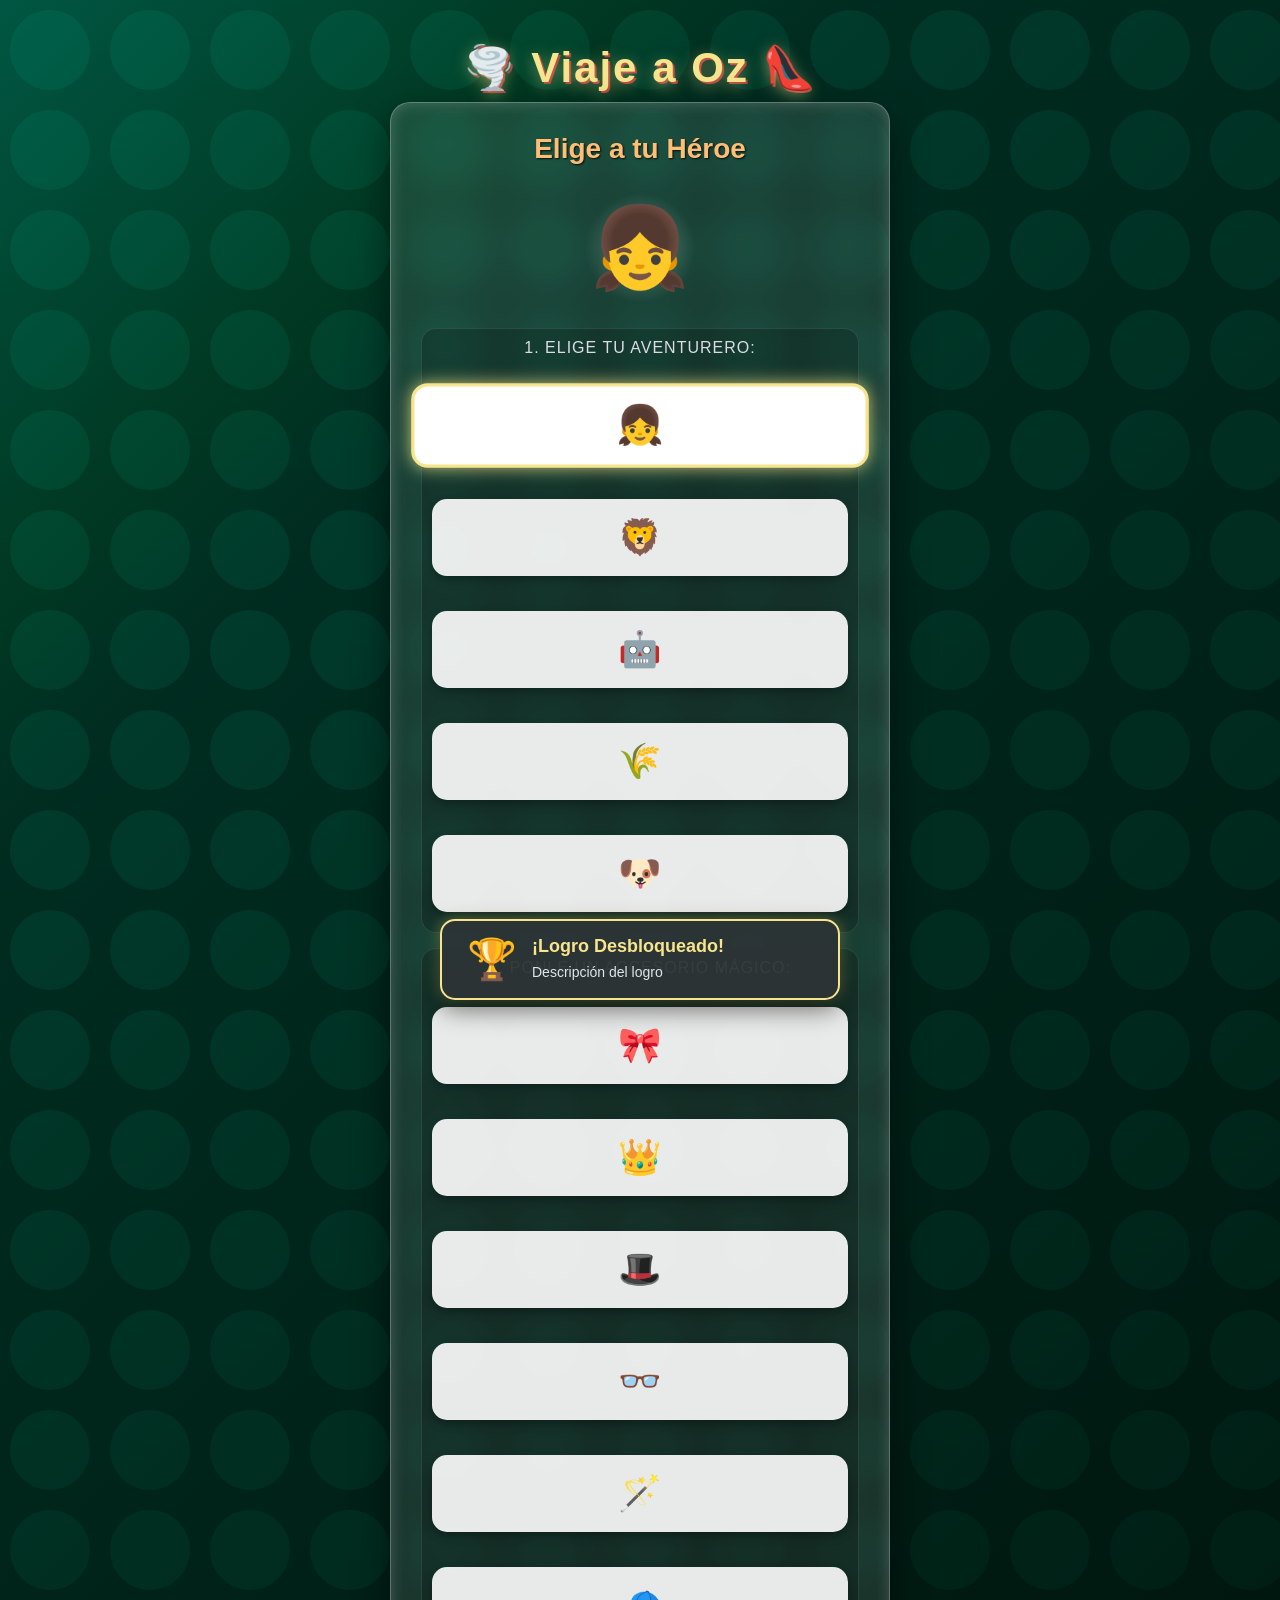
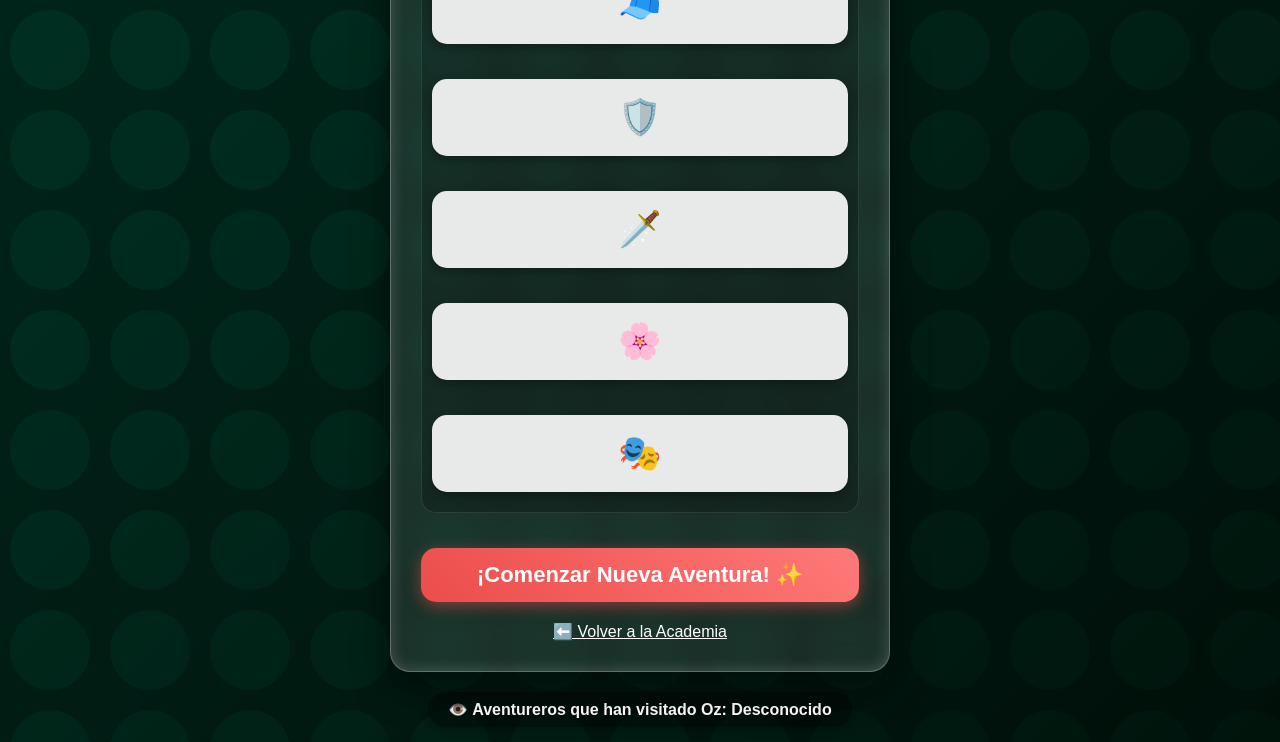
<file: matematica.html>
<!DOCTYPE html>
<html lang="es">

<head>
  <meta charset="UTF-8" />
  <meta name="viewport" content="width=device-width, initial-scale=1.0" />
  <title>Matemáticas con Dorothy 🌪️👠</title>
  <!-- AQUÍ IMPORTAMOS LOS ESTILOS -->
  <link rel="stylesheet" href="style.css" />
</head>

<body>

  <canvas id="magic-canvas"></canvas>

  <!-- PANTALLA 1: SELECCIÓN DE PERSONAJE -->
  <div id="screen-welcome" class="screen active">
    <h1>🌪️ Viaje a Oz 👠</h1>
    
    <div class="card">
      <h2>Elige a tu Héroe</h2>
      
      <div class="avatar-composite" id="avatar-builder-preview">
        <div class="base-layer" id="builder-base">👧</div>
        <div class="acc-layer" id="builder-acc"></div>
      </div>
      
      <div class="builder-section">
        <div class="builder-title">1. Elige tu aventurero:</div>
        <div class="avatar-grid">
          <button class="avatar-btn base-btn selected" onclick="GameApp.avatarRenderer.setBase('👧', this)">👧</button>
          <button class="avatar-btn base-btn" onclick="GameApp.avatarRenderer.setBase('🦁', this)">🦁</button>
          <button class="avatar-btn base-btn" onclick="GameApp.avatarRenderer.setBase('🤖', this)">🤖</button>
          <button class="avatar-btn base-btn" onclick="GameApp.avatarRenderer.setBase('🌾', this)">🌾</button>
          <button class="avatar-btn base-btn" onclick="GameApp.avatarRenderer.setBase('🐶', this)">🐶</button>
        </div>
      </div>

      <div class="builder-section">
        <div class="builder-title">2. Ponle un accesorio mágico:</div>
        <div class="avatar-grid">
          <button class="avatar-btn acc-btn" onclick="GameApp.avatarRenderer.setAccessory('🎀', this)">🎀</button>
          <button class="avatar-btn acc-btn" onclick="GameApp.avatarRenderer.setAccessory('👑', this)">👑</button>
          <button class="avatar-btn acc-btn" onclick="GameApp.avatarRenderer.setAccessory('🎩', this)">🎩</button>
          <button class="avatar-btn acc-btn" onclick="GameApp.avatarRenderer.setAccessory('👓', this)">👓</button>
          <button class="avatar-btn acc-btn" onclick="GameApp.avatarRenderer.setAccessory('🪄', this)">🪄</button>
          <button class="avatar-btn acc-btn" onclick="GameApp.avatarRenderer.setAccessory('🧢', this)">🧢</button>
          <button class="avatar-btn acc-btn" onclick="GameApp.avatarRenderer.setAccessory('🛡️', this)">🛡️</button>
          <button class="avatar-btn acc-btn" onclick="GameApp.avatarRenderer.setAccessory('🗡️', this)">🗡️</button>
          <button class="avatar-btn acc-btn" onclick="GameApp.avatarRenderer.setAccessory('🌸', this)">🌸</button>
          <button class="avatar-btn acc-btn" onclick="GameApp.avatarRenderer.setAccessory('🎭', this)">🎭</button>
        </div>
      </div>
      
      <button id="continue-btn" onclick="GameApp.startGame(false)" style="display: none; background: linear-gradient(45deg, #00b894, #55efc4); margin-bottom: 15px; box-shadow: 0 4px 15px rgba(0, 184, 148, 0.5);">Continuar Partida ➡️</button>
      <button id="start-btn" onclick="GameApp.startGame(true)">¡Comenzar Nueva Aventura! ✨</button>
      <button id="reset-btn" onclick="GameApp.resetData()" style="display: none; background: transparent; color: #eb4d4b; box-shadow: none; border: 2px solid #eb4d4b; margin-top: 10px; padding: 10px; font-size: 16px;">🗑️ Borrar Historial / Cambiar Jugador</button>
      
      <a href="index.html" style="display: block; margin-top: 20px; color: white;">⬅️ Volver a la Academia</a>
    </div>

    <div style="margin-top: 20px; font-size: 16px; font-weight: bold; color: #fff; background: rgba(0,0,0,0.4); padding: 8px 20px; border-radius: 20px; box-shadow: 0 4px 10px rgba(0,0,0,0.2);">
      👁️ Aventureros que han visitado Oz: <span id="global-visitor-count">Cargando...</span>
    </div>
  </div>

  <!-- PANTALLA 2: JUEGO -->
  <div id="screen-game" class="screen">
    <div class="stats-container">
      <div class="stat-badge" title="Estrellas Mágicas"><span id="hud-stars">⭐ 0</span></div>
      <div class="stat-badge" title="Combo Actual"><span id="hud-combo">🔥 x1</span></div>
    </div>

    <div class="card" id="game-card">
      <div style="position: absolute; top: 10px; left: 10px; z-index: 10;">
        <a href="index.html" style="text-decoration: none; font-size: 24px;" title="Volver al Portal">🏠</a>
      </div>
      <div style="position: absolute; top: 10px; right: 10px;">
        <div class="mini-avatar-container" id="hud-avatar"></div>
      </div>
      <div class="progress-bar"><div class="progress-fill" id="progress"></div></div>
      <h2 id="level-title">Juego 1</h2>
      <p id="level-question">Cargando...</p>
      <input type="number" id="player-answer" placeholder="Escribe aquí..." autocomplete="off" inputmode="numeric" pattern="[0-9]*" />
      <button id="submit-btn" onclick="GameApp.engine.checkAnswer()">Usar Magia 🪄</button>
      <div class="result" id="level-result"></div>
      <div class="motivation" id="motivation"></div>
    </div>
  </div>

  <!-- PANTALLA 3: VICTORIA -->
  <div id="screen-victory" class="screen">
    <h1>🌈 ¡LLEGASTE A OZ! 🌈</h1>
    <div class="avatar-composite" id="victory-avatar"></div>
    <div class="card">
      <h2>¡El Mago está orgulloso de ti!</h2>
      <p>Has resuelto todos los misterios del camino y demostrado tu gran inteligencia.</p>
      <div class="stats-container" style="justify-content: center; margin-top:20px;">
        <div class="stat-badge" id="final-stars">⭐ 0</div>
      </div>
      <button onclick="location.reload()">Viajar de nuevo en el Tornado</button>
    </div>
  </div>

  <!-- AQUÍ IMPORTAMOS LA LÓGICA -->
  <script src="game.js"></script>
</body>
</html>
</file>
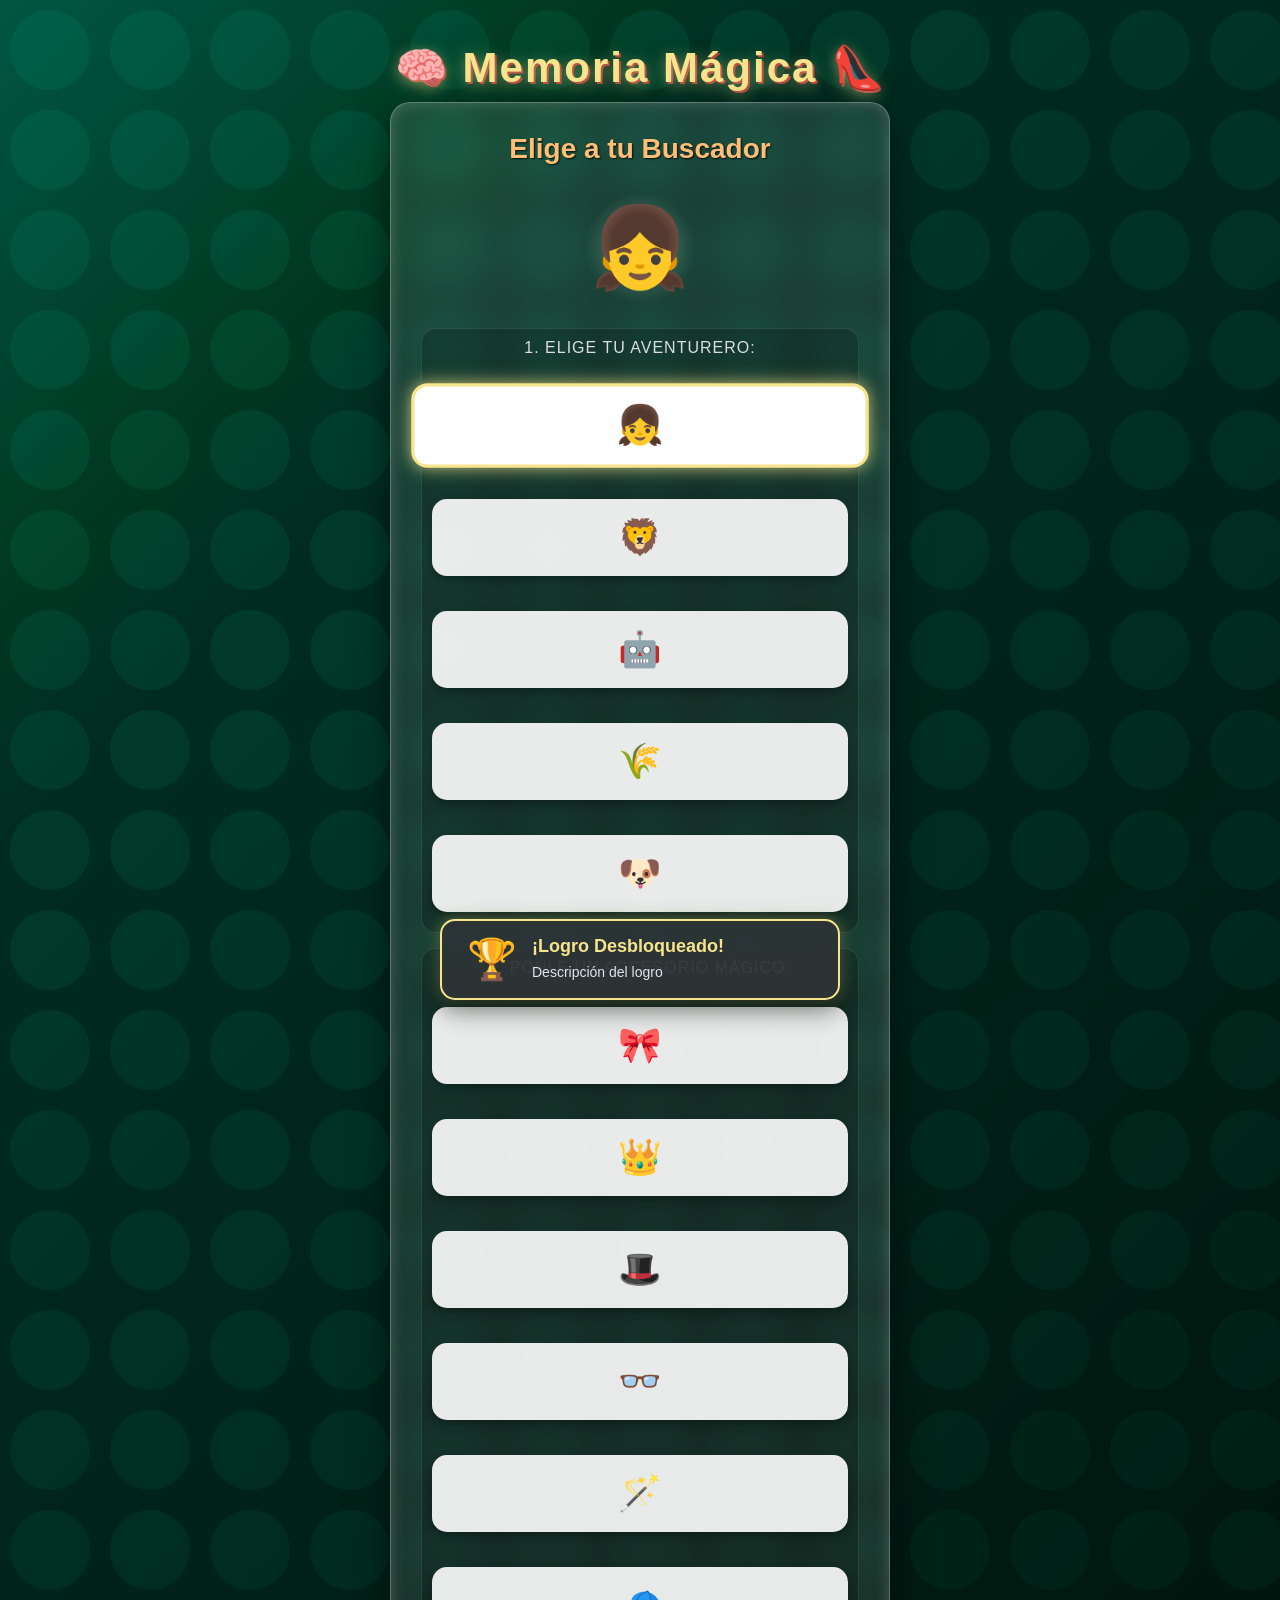
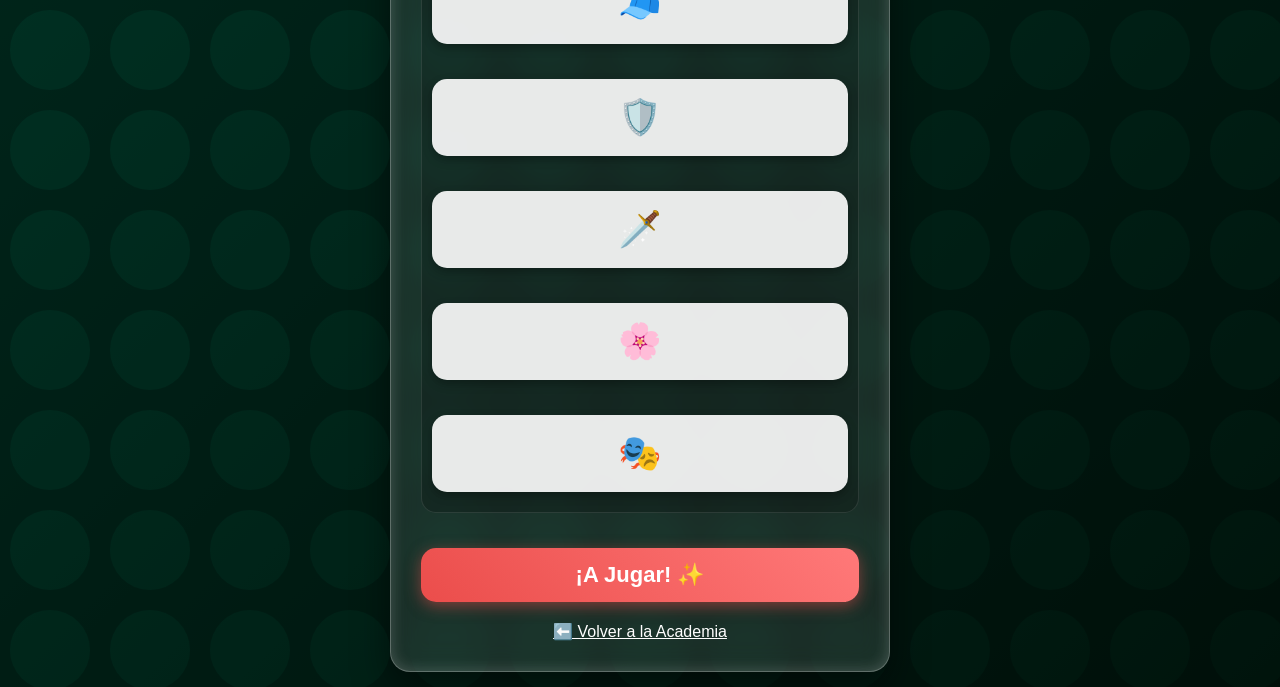
<file: memoria.html>
<!DOCTYPE html>
<html lang="es">

<head>
  <meta charset="UTF-8" />
  <meta name="viewport" content="width=device-width, initial-scale=1.0" />
  <title>Memoria con Dorothy 🧠</title>
  <link rel="stylesheet" href="style.css" />
</head>

<body>
  <canvas id="magic-canvas"></canvas>

  <div id="screen-welcome" class="screen active">
    <h1>🧠 Memoria Mágica 👠</h1>
    
    <div class="card">
      <h2>Elige a tu Buscador</h2>
      
      <div class="avatar-composite" id="avatar-builder-preview">
        <div class="base-layer" id="builder-base">👧</div>
        <div class="acc-layer" id="builder-acc"></div>
      </div>
      
      <div class="builder-section">
        <div class="builder-title">1. Elige tu aventurero:</div>
        <div class="avatar-grid">
          <button class="avatar-btn base-btn selected" onclick="GameApp.avatarRenderer.setBase('👧', this)">👧</button>
          <button class="avatar-btn base-btn" onclick="GameApp.avatarRenderer.setBase('🦁', this)">🦁</button>
          <button class="avatar-btn base-btn" onclick="GameApp.avatarRenderer.setBase('🤖', this)">🤖</button>
          <button class="avatar-btn base-btn" onclick="GameApp.avatarRenderer.setBase('🌾', this)">🌾</button>
          <button class="avatar-btn base-btn" onclick="GameApp.avatarRenderer.setBase('🐶', this)">🐶</button>
        </div>
      </div>

      <div class="builder-section">
        <div class="builder-title">2. Ponle un accesorio mágico:</div>
        <div class="avatar-grid">
          <button class="avatar-btn acc-btn" onclick="GameApp.avatarRenderer.setAccessory('🎀', this)">🎀</button>
          <button class="avatar-btn acc-btn" onclick="GameApp.avatarRenderer.setAccessory('👑', this)">👑</button>
          <button class="avatar-btn acc-btn" onclick="GameApp.avatarRenderer.setAccessory('🎩', this)">🎩</button>
          <button class="avatar-btn acc-btn" onclick="GameApp.avatarRenderer.setAccessory('👓', this)">👓</button>
          <button class="avatar-btn acc-btn" onclick="GameApp.avatarRenderer.setAccessory('🪄', this)">🪄</button>
          <button class="avatar-btn acc-btn" onclick="GameApp.avatarRenderer.setAccessory('🧢', this)">🧢</button>
          <button class="avatar-btn acc-btn" onclick="GameApp.avatarRenderer.setAccessory('🛡️', this)">🛡️</button>
          <button class="avatar-btn acc-btn" onclick="GameApp.avatarRenderer.setAccessory('🗡️', this)">🗡️</button>
          <button class="avatar-btn acc-btn" onclick="GameApp.avatarRenderer.setAccessory('🌸', this)">🌸</button>
          <button class="avatar-btn acc-btn" onclick="GameApp.avatarRenderer.setAccessory('🎭', this)">🎭</button>
        </div>
      </div>
      
      <button id="continue-btn" onclick="GameApp.startGame(false)" style="display: none; background: linear-gradient(45deg, #00b894, #55efc4); margin-bottom: 15px;">Continuar Búsqueda ➡️</button>
      <button id="start-btn" onclick="GameApp.startGame(true)">¡A Jugar! ✨</button>
      <button id="reset-btn" onclick="GameApp.resetData()" style="display: none; background: transparent; color: #eb4d4b; border: 2px solid #eb4d4b; margin-top: 10px; font-size: 16px;">🗑️ Borrar Historial</button>
      
      <a href="index.html" style="display: block; margin-top: 20px; color: white;">⬅️ Volver a la Academia</a>
    </div>
  </div>

  <div id="screen-game" class="screen">
    <div class="stats-container">
      <div class="stat-badge" title="Estrellas Mágicas"><span id="hud-stars">⭐ 0</span></div>
      <div class="stat-badge" title="Combo Actual"><span id="hud-combo">🔥 x1</span></div>
    </div>

    <div class="card" id="game-card" style="max-width: 600px;">
      <div style="position: absolute; top: 10px; left: 10px; z-index: 10;">
        <a href="index.html" style="text-decoration: none; font-size: 24px;" title="Volver al Portal">🏠</a>
      </div>
      <div style="position: absolute; top: 10px; right: 10px;">
        <div class="mini-avatar-container" id="hud-avatar"></div>
      </div>
      <div class="progress-bar"><div class="progress-fill" id="progress"></div></div>
      
      <h2 id="level-title">Nivel 1</h2>
      <p id="level-question">Encuentra todas las parejas ocultas.</p>
      
      <div class="memory-grid" id="memory-grid">
        <!-- Cartas generadas dinámicamente -->
      </div>
      
      <div class="result" id="level-result"></div>
      <button id="next-btn" style="display: none;" onclick="GameApp.engine.nextLevel()">Siguiente Nivel ➡️</button>
    </div>
  </div>

  <div id="screen-victory" class="screen">
    <h1>🌈 ¡MENTE BRILLANTE! 🌈</h1>
    <div class="avatar-composite" id="victory-avatar"></div>
    <div class="card">
      <h2>¡Eres un maestro de la memoria!</h2>
      <p>Has encontrado todas las parejas y demostrado una gran concentración.</p>
      <div class="stats-container" style="justify-content: center; margin-top:20px;">
        <div class="stat-badge" id="final-stars">⭐ 0</div>
      </div>
      <button onclick="location.reload()">Jugar otra vez</button>
    </div>
  </div>

  <script src="memoria.js"></script>
</body>
</html>
</file>
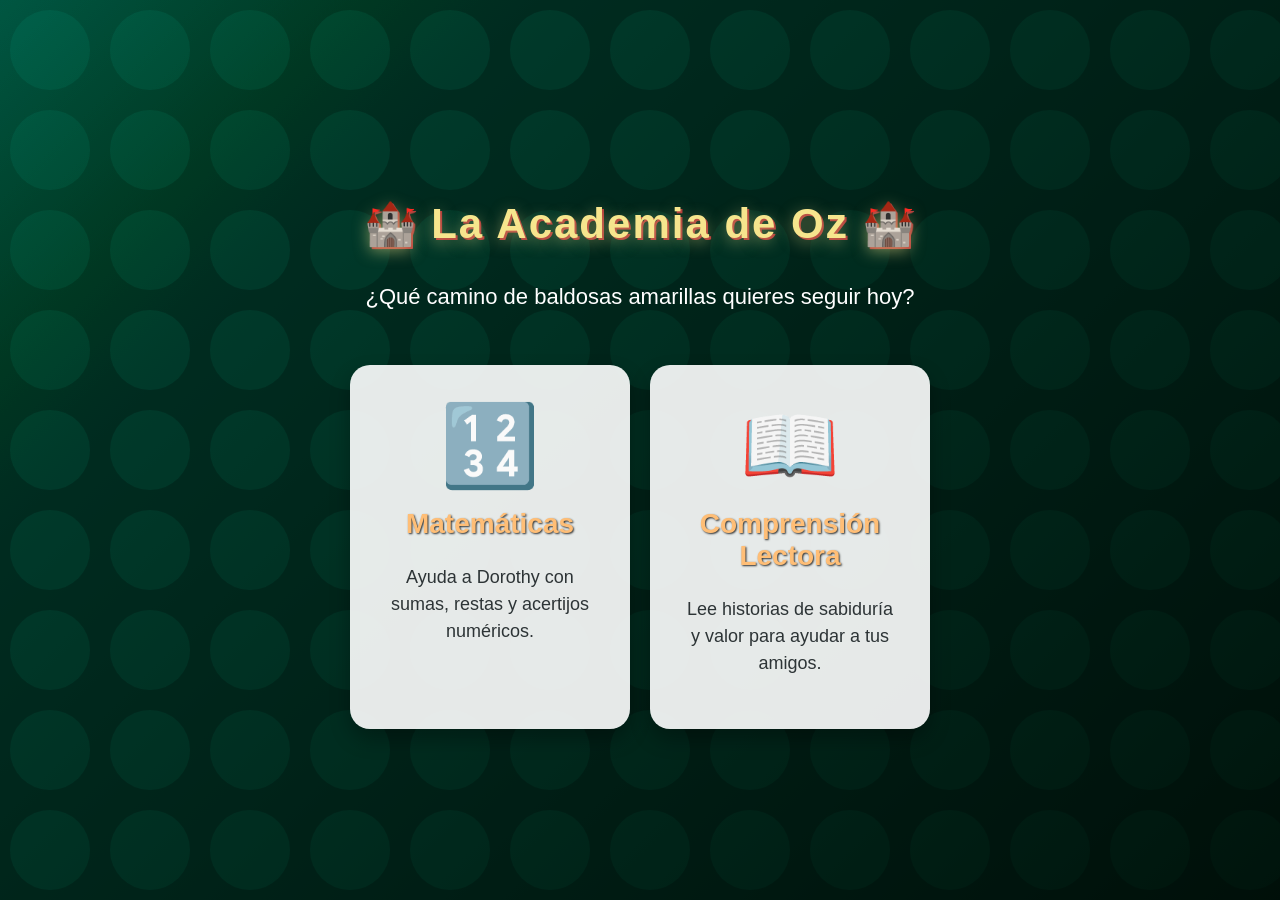
<file: portal.html>
<!DOCTYPE html>
<html lang="es">
<head>
  <meta charset="UTF-8" />
  <meta name="viewport" content="width=device-width, initial-scale=1.0" />
  <title>Academia de Oz 🌪️</title>
  <link rel="stylesheet" href="style.css" />
</head>
<body>

  <h1>🏰 La Academia de Oz 🏰</h1>
  <p style="text-align: center; color: #fff; font-size: 22px;">¿Qué camino de baldosas amarillas quieres seguir hoy?</p>

  <div class="hub-container">
    <!-- Botón hacia Matemáticas -->
    <a href="index.html" class="hub-card">
      <span class="hub-icon">🔢</span>
      <h2>Matemáticas</h2>
      <p>Ayuda a Dorothy con sumas, restas y acertijos numéricos.</p>
    </a>

    <!-- Botón hacia Lectura -->
    <a href="lectura.html" class="hub-card">
      <span class="hub-icon">📖</span>
      <h2>Comprensión Lectora</h2>
      <p>Lee historias de sabiduría y valor para ayudar a tus amigos.</p>
    </a>
  </div>
</body>
</html>
</file>
<file: style.css>
* {
  box-sizing: border-box;
  font-family: 'Quicksand', 'Comic Sans MS', 'Chalkboard SE', sans-serif;
  user-select: none;
  -webkit-tap-highlight-color: transparent;
  touch-action: manipulation;
}

body {
  margin: 0;
  background: url('data:image/svg+xml;utf8,<svg width="100" height="100" viewBox="0 0 100 100" xmlns="http://www.w3.org/2000/svg"><rect width="100" height="100" fill="%23052c22"/><circle cx="50" cy="50" r="40" fill="%230d4738" opacity="0.5"/></svg>'), linear-gradient(135deg, #079992 0%, #052c22 100%);
  background-blend-mode: overlay;
  min-height: 100dvh;
  padding: 15px;
  color: #f1f2f6;
  display: flex;
  flex-direction: column;
  align-items: center;
  justify-content: center;
  overflow-x: hidden;
}

#magic-canvas {
  position: fixed;
  top: 0;
  left: 0;
  width: 100vw;
  height: 100vh;
  pointer-events: none;
  z-index: 9999;
}

h1 {
  text-align: center;
  font-size: 42px;
  color: #f6e58d;
  text-shadow: 0 4px 15px rgba(246, 229, 141, 0.5), 2px 2px 0px #b33939;
  margin-bottom: 10px;
  letter-spacing: 2px;
  animation: pulseGlow 2s infinite alternate;
}

.card {
  background: rgba(255, 255, 255, 0.1);
  backdrop-filter: blur(15px);
  -webkit-backdrop-filter: blur(15px);
  border: 1px solid rgba(255, 255, 255, 0.3);
  border-radius: 20px;
  padding: 30px;
  box-shadow: 0 15px 35px rgba(0, 0, 0, 0.5), inset 0 0 15px rgba(255,255,255,0.2);
  max-width: 500px;
  width: 100%;
  text-align: center;
  position: relative;
}

h2 {
  font-size: 28px;
  margin-top: 0;
  color: #ffbe76;
  text-shadow: 1px 1px 2px rgba(0,0,0,0.8);
}

p {
  font-size: 18px;
  line-height: 1.5;
  font-weight: 500;
}

input {
  width: 100%;
  padding: 14px;
  background: rgba(255, 255, 255, 0.9);
  border: 3px solid #ffbe76;
  border-radius: 15px;
  font-size: 28px;
  margin-top: 10px;
  text-align: center;
  color: #2d3436;
  font-weight: bold;
  outline: none;
  transition: all 0.3s;
  box-shadow: inset 0 3px 6px rgba(0,0,0,0.1);
}

input:focus {
  border-color: #eb4d4b;
  box-shadow: 0 0 15px rgba(235, 77, 75, 0.6), inset 0 3px 6px rgba(0,0,0,0.1);
  transform: scale(1.02);
}

button {
  width: 100%;
  padding: 14px;
  margin-top: 20px;
  border: none;
  border-radius: 15px;
  background: linear-gradient(45deg, #eb4d4b, #ff7979);
  color: white;
  font-size: 22px;
  font-weight: bold;
  cursor: pointer;
  box-shadow: 0 4px 15px rgba(235, 77, 75, 0.5);
  transition: transform 0.1s, box-shadow 0.1s;
}

button:hover {
  transform: translateY(-2px);
  box-shadow: 0 6px 20px rgba(235, 77, 75, 0.8);
}

button:active {
  transform: translateY(2px);
}

button:disabled {
  background: #7f8fa6;
  box-shadow: none;
  cursor: not-allowed;
  transform: none;
}

.result {
  margin-top: 20px;
  font-size: 22px;
  font-weight: bold;
  text-align: center;
  min-height: 30px;
  text-shadow: 1px 1px 3px rgba(0,0,0,0.5);
}

.stats-container {
  display: flex;
  justify-content: center;
  gap: 15px;
  margin-bottom: 20px;
}

.stat-badge {
  background: rgba(255, 255, 255, 0.2);
  border: 1px solid rgba(255, 255, 255, 0.4);
  padding: 10px 20px;
  border-radius: 20px;
  font-size: 24px;
  font-weight: bold;
  box-shadow: 0 4px 10px rgba(0,0,0,0.2);
  display: flex;
  align-items: center;
  gap: 5px;
}

.motivation {
  text-align: center;
  font-size: 20px;
  color: #f6e58d;
  margin-top: 20px;
  font-style: italic;
  text-shadow: 1px 1px 2px rgba(0,0,0,0.8);
}

.screen {
  display: none;
  width: 100%;
  flex-direction: column;
  align-items: center;
  animation: fadeIn 0.5s ease-out;
}

.screen.active {
  display: flex;
}

.builder-section {
  margin-bottom: 15px;
  background: rgba(0,0,0,0.2);
  padding: 10px;
  border-radius: 15px;
  border: 1px solid rgba(255,255,255,0.1);
}

.builder-title {
  font-size: 16px;
  color: #dcdde1;
  margin-bottom: 5px;
  text-transform: uppercase;
  letter-spacing: 1px;
}

.avatar-grid {
  display: flex;
  gap: 15px;
  justify-content: center;
  margin: 10px 0;
  flex-wrap: wrap;
}

.avatar-btn {
  background: rgba(255, 255, 255, 0.9);
  border: 3px solid transparent;
  border-radius: 15px;
  font-size: 35px;
  padding: 15px;
  cursor: pointer;
  transition: all 0.3s;
  box-shadow: 0 4px 10px rgba(0,0,0,0.3);
}

.avatar-btn:hover, .avatar-btn.selected {
  border-color: #f6e58d;
  transform: scale(1.1);
  background: #fff;
  box-shadow: 0 0 15px rgba(246, 229, 141, 0.8);
}

/* --- SISTEMA DE COMPOSICIÓN DE AVATAR --- */
.avatar-composite {
  position: relative;
  width: 120px;
  height: 120px;
  margin: 20px auto;
  display: flex;
  align-items: center;
  justify-content: center;
  animation: floatAvatar 4s infinite ease-in-out;
  background: radial-gradient(circle, rgba(255,255,255,0.3) 0%, rgba(255,255,255,0) 65%);
  border-radius: 50%;
}

.base-layer, .acc-layer {
  position: absolute;
  display: flex;
  align-items: center;
  justify-content: center;
  width: 100%;
  height: 100%;
  font-size: 80px;
  line-height: 1;
}

.base-layer { z-index: 1; }
.acc-layer {
  z-index: 2;
  transition: all 0.4s cubic-bezier(0.175, 0.885, 0.32, 1.275);
  opacity: 0;
}

.acc-layer.visible {
  opacity: 1;
}

.mini-avatar-container {
  width: 60px;
  height: 60px;
  position: relative;
  transform: scale(0.6);
  transform-origin: center right;
}

.progress-bar {
  width: 100%;
  height: 15px;
  background: rgba(0,0,0,0.3);
  border-radius: 10px;
  margin-bottom: 20px;
  overflow: hidden;
  border: 1px solid rgba(255,255,255,0.2);
  box-shadow: inset 0 2px 5px rgba(0,0,0,0.5);
}

.progress-fill {
  height: 100%;
  background: linear-gradient(90deg, #f6e58d, #f9ca24);
  width: 0%;
  transition: width 0.5s ease-out;
  box-shadow: 0 0 10px rgba(246, 229, 141, 0.5);
}

@keyframes floatAvatar {
  0%, 100% { transform: translateY(0); }
  50% { transform: translateY(-10px); }
}

@keyframes shake {
  0%, 100% { transform: translateX(0); }
  20%, 60% { transform: translateX(-10px); }
  40%, 80% { transform: translateX(10px); }
}

.shake {
  animation: shake 0.4s cubic-bezier(0.36, 0.07, 0.19, 0.97) both;
}

@keyframes pulseGlow {
  from { text-shadow: 0 4px 15px rgba(246, 229, 141, 0.4), 2px 2px 0px #b33939; }
  to { text-shadow: 0 4px 25px rgba(246, 229, 141, 0.9), 2px 2px 0px #b33939; }
}

@keyframes fadeIn {
  from { opacity: 0; transform: translateY(20px); }
  to { opacity: 1; transform: translateY(0); }
}

/* --- ESTILOS PARA EL PORTAL --- */
.hub-container {
  display: flex;
  gap: 20px;
  justify-content: center;
  flex-wrap: wrap;
  margin-top: 30px;
}

.hub-card {
  background: rgba(255, 255, 255, 0.9);
  border-radius: 20px;
  padding: 30px;
  width: 280px;
  text-align: center;
  text-decoration: none;
  color: #2d3436;
  box-shadow: 0 10px 20px rgba(0,0,0,0.3);
  transition: transform 0.3s, box-shadow 0.3s;
  border: 4px solid transparent;
}

.hub-card:hover {
  transform: translateY(-10px);
  box-shadow: 0 15px 30px rgba(0,0,0,0.4);
  border-color: #f6e58d;
}

.hub-icon {
  font-size: 80px;
  margin-bottom: 15px;
  display: block;
}

/* --- ESTILOS PARA LECTURA (COMPRENSIÓN) --- */
.passage-box {
  background: rgba(255,255,255,0.85);
  color: #2d3436;
  padding: 20px;
  border-radius: 15px;
  font-size: 19px;
  line-height: 1.6;
  margin-bottom: 20px;
  text-align: left;
  border-left: 6px solid #a29bfe;
  box-shadow: inset 0 0 10px rgba(0,0,0,0.05);
}

.options-grid {
  display: flex;
  flex-direction: column;
  gap: 12px;
}

.option-btn {
  background: white;
  color: #2d3436;
  border: 3px solid #dfe6e9;
  padding: 16px;
  border-radius: 15px;
  font-size: 18px;
  text-align: left;
  cursor: pointer;
  transition: all 0.2s;
  margin: 0;
  box-shadow: 0 4px 6px rgba(0,0,0,0.05);
  font-weight: bold;
}

.option-btn:hover:not(:disabled) {
  border-color: #a29bfe;
  background: #f1f2f6;
  transform: translateX(5px);
}

.option-btn.correct {
  background: #55efc4 !important;
  color: #052c22 !important;
  border-color: #00b894 !important;
}

.option-btn.incorrect {
  background: #ff7675 !important;
  color: white !important;
  border-color: #d63031 !important;
}

/* --- ESTILOS PARA CIENCIA (CLASIFICAR) --- */
.classify-item {
  background: linear-gradient(135deg, #f6e58d, #f9ca24);
  color: #2d3436;
  padding: 15px;
  border-radius: 15px;
  font-size: 24px;
  font-weight: bold;
  margin: 15px auto;
  max-width: 80%;
  border: 3px dashed #fff;
  box-shadow: 0 4px 10px rgba(0,0,0,0.2);
}

/* --- ESTILOS PARA CARRERA Y DETECTIVE --- */
.race-board {
  display: flex;
  justify-content: center;
  align-items: center;
  gap: 10px;
  margin: 20px 0;
  flex-wrap: wrap;
}
.race-step {
  padding: 10px 15px;
  border-radius: 10px;
  font-weight: bold;
  transition: all 0.3s;
}
.detective-board {
  display: flex;
  justify-content: center;
  gap: 15px;
  margin: 20px 0;
  flex-wrap: wrap;
}
.detective-block {
  width: 50px; height: 50px; display: flex; align-items: center; justify-content: center;
  font-size: 24px; font-weight: bold; border-radius: 10px;
  transition: all 0.3s;
}

/* --- ESTILOS PARA MEMORIA --- */
.memory-grid {
  display: grid;
  gap: 10px;
  justify-content: center;
  margin: 20px auto;
}

.memory-card {
  width: 70px;
  height: 90px;
  background: transparent;
  border-radius: 10px;
  font-size: 40px;
  display: flex;
  align-items: center;
  justify-content: center;
  cursor: pointer;
  perspective: 1000px;
}

.memory-card .inner {
  position: relative;
  width: 100%;
  height: 100%;
  text-align: center;
  transition: transform 0.6s;
  transform-style: preserve-3d;
}

.memory-card.flipped .inner, .memory-card.matched .inner {
  transform: rotateY(180deg);
}

.memory-card .front, .memory-card .back {
  position: absolute;
  width: 100%;
  height: 100%;
  backface-visibility: hidden;
  display: flex;
  align-items: center;
  justify-content: center;
  border-radius: 10px;
  border: 3px solid #dfe6e9;
  box-shadow: 0 4px 6px rgba(0,0,0,0.1);
}

.memory-card .front {
  background: linear-gradient(135deg, #a29bfe, #6c5ce7);
  border-color: #a29bfe;
}

.memory-card .front::after {
  content: "❓";
  color: white;
  font-size: 30px;
}

.memory-card .back {
  background: white;
  transform: rotateY(180deg);
}

.memory-card.matched .back {
  background: #55efc4;
  border-color: #00b894;
}

/* --- RESPONSIVIDAD PARA TABLETS --- */
@media (max-width: 768px) {
  .hub-card {
    width: 100%;
    max-width: 320px;
    padding: 20px;
  }
  .hub-icon { font-size: 60px; }
  h1 { font-size: 36px; }
}

/* --- OPTIMIZACIÓN PARA MÓVILES (PANTALLAS PEQUEÑAS) --- */
@media (max-width: 480px) {
  h1 { font-size: 28px; letter-spacing: 1px; margin-bottom: 5px;}
  .card { padding: 15px; border-radius: 15px; }
  h2 { font-size: 20px; }
  p { font-size: 15px; margin: 8px 0; }
  
  .avatar-grid { gap: 8px; }
  .avatar-btn { font-size: 24px; padding: 8px; border-radius: 10px; }
  .builder-title { font-size: 13px; }
  
  input { font-size: 20px; padding: 10px; border-width: 2px; }
  button { font-size: 16px; padding: 12px; margin-top: 15px; border-radius: 12px; }
  
  .stats-container { flex-wrap: wrap; gap: 8px; margin-bottom: 15px; justify-content: center; }
  .stat-badge { font-size: 16px; padding: 6px 12px; }
  
  .result { font-size: 16px; margin-top: 10px; }
  .motivation { font-size: 15px; margin-top: 10px; }
  
  .passage-box { font-size: 15px; padding: 12px; border-left-width: 4px; }
  .option-btn { font-size: 15px; padding: 12px; }

  .classify-item { font-size: 18px; padding: 10px; }
  .detective-block { width: 35px; height: 35px; font-size: 16px; border-width: 2px !important; }
  .detective-board { gap: 8px; }
  .race-step { padding: 6px 10px; font-size: 14px; }
  .race-board { gap: 5px; }

  .memory-grid { gap: 6px; }
  .memory-card { width: 50px; height: 65px; font-size: 24px; border-radius: 8px; }
  .memory-card .front::after { font-size: 20px; }
  .memory-card .front, .memory-card .back { border-width: 2px; }

  .avatar-composite { width: 90px; height: 90px; margin: 10px auto; }
  .base-layer, .acc-layer { font-size: 60px; }
  
  .achievement-popup { padding: 10px 15px; gap: 10px; bottom: -120px; width: 95%; }
  .achievement-icon { font-size: 30px; }
  .achievement-text h4 { font-size: 16px; }
  .achievement-text p { font-size: 12px; }
}

/* --- SISTEMA DE LOGROS --- */
.achievement-popup {
  position: fixed;
  bottom: -100px;
  left: 50%;
  transform: translateX(-50%);
  background: rgba(45, 52, 54, 0.95);
  border: 2px solid #f6e58d;
  border-radius: 15px;
  padding: 15px 25px;
  display: flex;
  align-items: center;
  gap: 15px;
  box-shadow: 0 10px 25px rgba(0,0,0,0.5), 0 0 15px rgba(246, 229, 141, 0.4);
  z-index: 10000;
  transition: bottom 0.5s cubic-bezier(0.175, 0.885, 0.32, 1.275);
  color: white;
  width: 90%;
  max-width: 400px;
}

.achievement-popup.show {
  bottom: 20px;
}

.achievement-icon {
  font-size: 40px;
  animation: pulseGlow 2s infinite alternate;
}

.achievement-text {
  text-align: left;
}

.achievement-text h4 {
  margin: 0 0 5px 0;
  color: #f6e58d;
  font-size: 18px;
  text-shadow: none;
}

.achievement-text p {
  margin: 0;
  font-size: 14px;
  color: #dfe6e9;
  font-weight: normal;
}

/* --- SALA DE TROFEOS (MODAL) --- */
.modal {
  display: none;
  position: fixed;
  z-index: 10001;
  left: 0;
  top: 0;
  width: 100%;
  height: 100%;
  background-color: rgba(0, 0, 0, 0.85);
  align-items: center;
  justify-content: center;
  backdrop-filter: blur(5px);
  -webkit-backdrop-filter: blur(5px);
}
.modal.show {
  display: flex;
  animation: fadeIn 0.3s;
}
.modal-content {
  background: #2d3436;
  border: 4px solid #f6e58d;
  border-radius: 20px;
  padding: 25px;
  max-width: 800px;
  width: 90%;
  max-height: 85vh;
  overflow-y: auto;
  position: relative;
  color: white;
  text-align: center;
  box-shadow: 0 10px 30px rgba(0,0,0,0.8);
}
.close-btn {
  position: absolute;
  top: 10px;
  right: 15px;
  color: #f6e58d;
  font-size: 35px;
  font-weight: bold;
  cursor: pointer;
  background: none;
  border: none;
  padding: 0;
  margin: 0;
  line-height: 1;
  box-shadow: none;
  width: auto;
}
.close-btn:hover {
  transform: scale(1.2);
  color: #ffbe76;
  box-shadow: none;
}
.trophy-grid {
  display: grid;
  grid-template-columns: repeat(auto-fill, minmax(130px, 1fr));
  gap: 15px;
  margin-top: 20px;
}
.trophy-card {
  background: rgba(255, 255, 255, 0.1);
  border: 2px solid #55efc4;
  border-radius: 15px;
  padding: 15px 10px;
  transition: transform 0.3s;
  display: flex;
  flex-direction: column;
  align-items: center;
  justify-content: center;
}
.trophy-card:hover {
  transform: scale(1.05);
}
.trophy-card.locked {
  border-color: #636e72;
  background: rgba(0, 0, 0, 0.3);
  filter: grayscale(100%);
  opacity: 0.6;
}
.trophy-icon {
  font-size: 40px;
  margin-bottom: 10px;
}
.trophy-title {
  font-size: 14px;
  font-weight: bold;
  color: #f6e58d;
  margin-bottom: 5px;
  line-height: 1.2;
}
.trophy-desc {
  font-size: 11px;
  color: #dfe6e9;
  line-height: 1.2;
}
</file>
